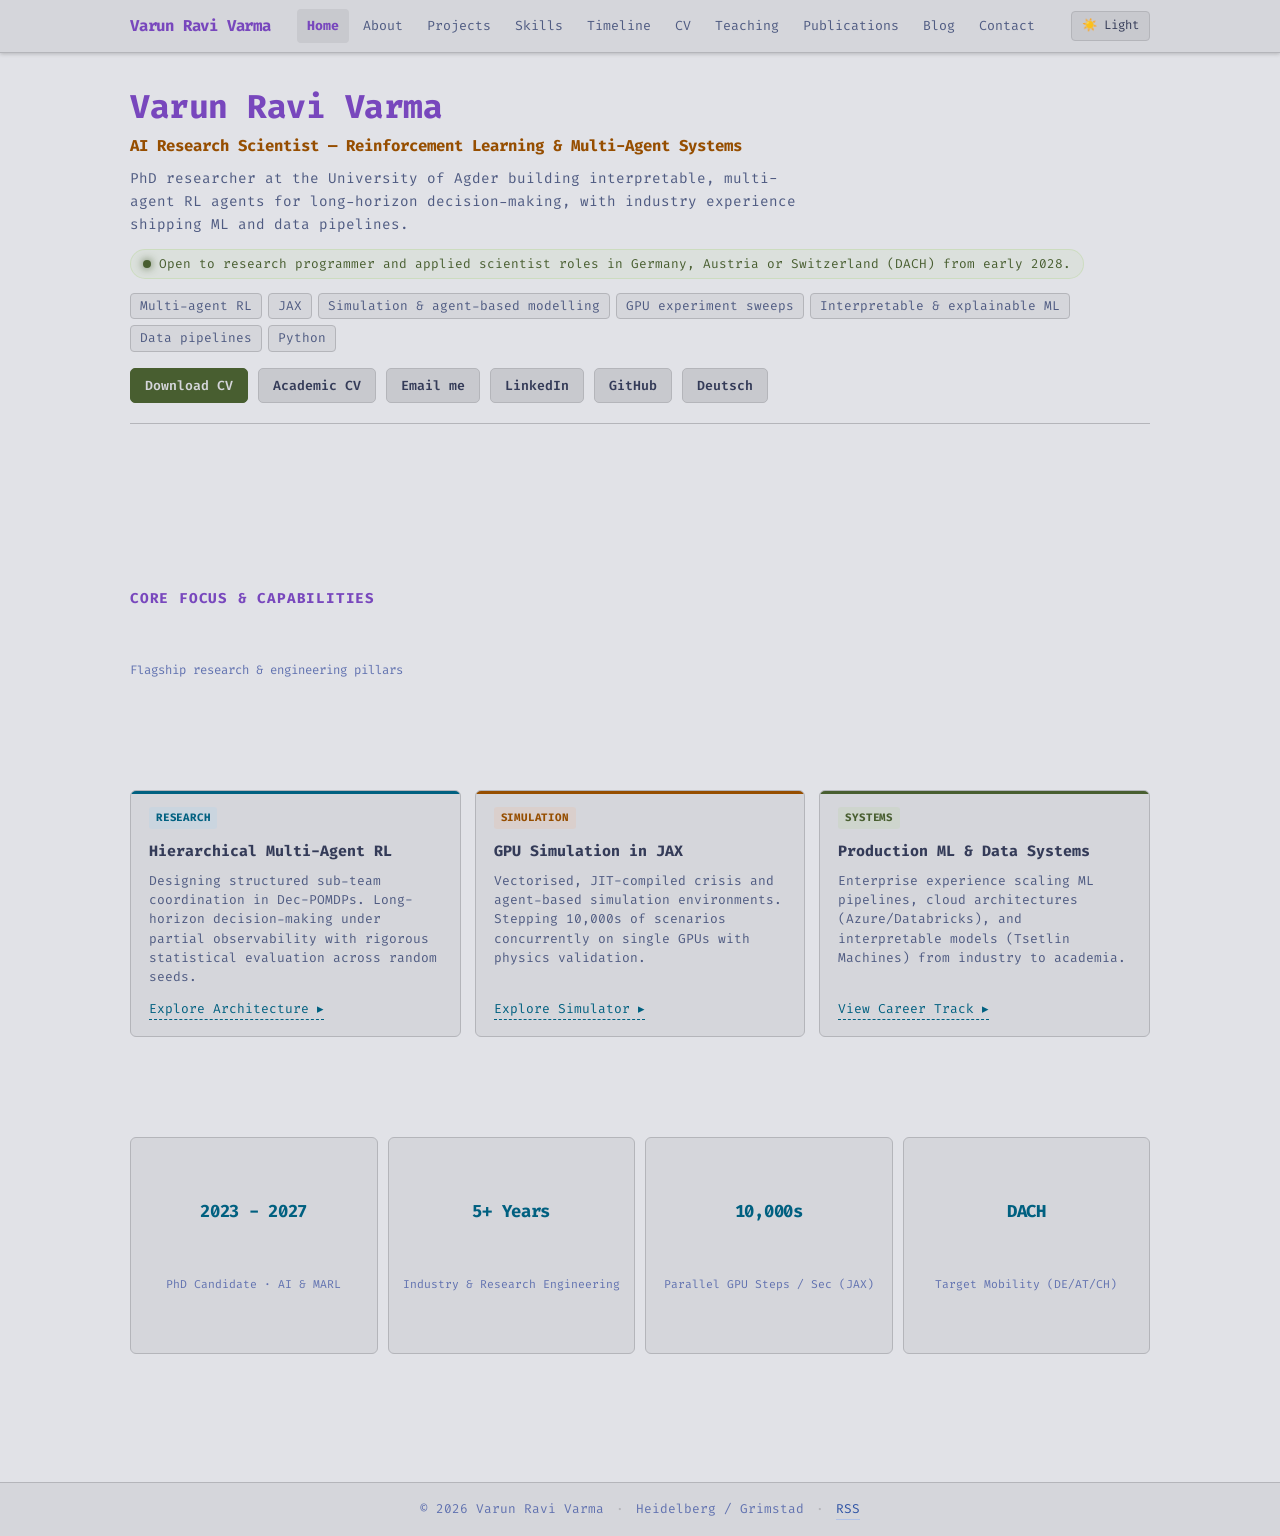
<file: index.html>
<!DOCTYPE html>
<html lang="en">
<head>
  <meta charset="UTF-8">
  <meta name="viewport" content="width=device-width, initial-scale=1.0">
  <title>Varun Ravi Varma — RL &amp; Multi-Agent AI Researcher</title>
  <meta name="description" content="Varun Ravi Varma: AI research scientist and PhD researcher (University of Agder) in reinforcement learning, multi-agent systems and interpretable decision-making.">
  <script>document.documentElement.classList.add("js");</script>
  <link rel="icon" type="image/svg+xml" href="images/favicon.svg">
  <meta name="theme-color" content="#16161e">
  <link rel="canonical" href="https://v3rm1.github.io/">
  <link rel="alternate" hreflang="en" href="https://v3rm1.github.io/">
  <link rel="alternate" hreflang="de" href="https://v3rm1.github.io/de/">
  <link rel="alternate" hreflang="x-default" href="https://v3rm1.github.io/">
  <!-- GENERATED:jsonld START (scripts/build-static.mjs, do not edit by hand) -->
  <script type="application/ld+json">
{
  "@context": "https://schema.org",
  "@type": "Person",
  "name": "Varun Ravi Varma",
  "url": "https://v3rm1.github.io/",
  "jobTitle": "AI Research Scientist",
  "description": "PhD researcher at the University of Agder building interpretable, multi-agent RL agents for long-horizon decision-making, with industry experience shipping ML and data pipelines.",
  "email": "mailto:varunravivarma@gmail.com",
  "address": {
    "@type": "PostalAddress",
    "addressLocality": "Grimstad",
    "addressCountry": "NO"
  },
  "affiliation": {
    "@type": "CollegeOrUniversity",
    "name": "University of Agder"
  },
  "alumniOf": [
    {
      "@type": "CollegeOrUniversity",
      "name": "University of Agder"
    },
    {
      "@type": "CollegeOrUniversity",
      "name": "University of Groningen"
    },
    {
      "@type": "CollegeOrUniversity",
      "name": "Visveswaraya Technological University"
    }
  ],
  "knowsAbout": [
    "Reinforcement learning",
    "Multi-agent RL",
    "Sequential decision-making",
    "Hierarchical planning",
    "Simulation & agent-based modelling",
    "Interpretable & explainable ML",
    "Tsetlin machines",
    "Robustness & data abstraction",
    "Experimental design & robust evaluation",
    "Multi-agent systems",
    "Cognitive modelling",
    "Deep learning",
    "Graph neural networks",
    "LLMs & agentic workflows",
    "Computer vision",
    "NLP (spaCy, NLTK)",
    "JAX",
    "PyTorch",
    "TensorFlow & Keras",
    "Scikit-learn",
    "XGBoost",
    "GPU experiment sweeps",
    "CUDA",
    "Slurm & HPC clusters",
    "MLflow",
    "Docker",
    "Kubernetes",
    "Azure",
    "Databricks",
    "Model serving (REST/gRPC)",
    "Git & CI/CD",
    "Linux",
    "Library & API design",
    "Data pipelines",
    "Knowledge graphs",
    "SQL (SQL Server, MySQL)",
    "MongoDB",
    "Data warehousing",
    "Power BI",
    "Tableau",
    "Python",
    "C++",
    "Rust",
    "C#",
    "Julia",
    "JavaScript",
    "PowerShell",
    "Academic writing",
    "LaTeX & TikZ",
    "Quarto",
    "Teaching",
    "Workshops & mentoring",
    "Mechanical engineering",
    "CAD",
    "Thermodynamics",
    "NumPy",
    "Pandas",
    "SciPy",
    "Matplotlib & Seaborn",
    "Jupyter",
    "pyTsetlinMachine",
    "GloVe",
    "RAKE",
    "Microsoft SSRS",
    "Unix"
  ],
  "knowsLanguage": [
    "en",
    "de"
  ],
  "sameAs": [
    "https://github.com/v3rm1",
    "https://www.linkedin.com/in/varun-ravi-varma",
    "https://orcid.org/0000-0003-1719-2478"
  ]
}
  </script>
  <!-- GENERATED:jsonld END -->

  <!-- Open Graph -->
  <meta property="og:title" content="Varun Ravi Varma — RL &amp; Multi-Agent AI Researcher">
  <meta property="og:description" content="AI research scientist in reinforcement learning and multi-agent systems, PhD at the University of Agder. Open to research programmer and applied scientist roles in DACH from early 2028.">
  <meta property="og:type" content="website">
  <meta property="og:url" content="https://v3rm1.github.io/">
  <meta property="og:image" content="https://v3rm1.github.io/images/og-card.png">
  <meta property="og:image:width" content="1200">
  <meta property="og:image:height" content="630">
  <meta property="og:image:alt" content="Varun Ravi Varma — AI Research Scientist, Reinforcement Learning &amp; Multi-Agent Systems">

  <!-- Twitter Card -->
  <meta name="twitter:card" content="summary_large_image">
  <meta name="twitter:image" content="https://v3rm1.github.io/images/og-card.png">
  <meta name="twitter:title" content="Varun Ravi Varma — RL &amp; Multi-Agent AI Researcher">
  <meta name="twitter:description" content="AI research scientist in reinforcement learning and multi-agent systems. Open to research programmer and applied scientist roles in DACH from early 2028.">

  <link rel="preconnect" href="https://fonts.googleapis.com">
  <link rel="preconnect" href="https://fonts.gstatic.com" crossorigin>
  <link href="https://fonts.googleapis.com/css2?family=Fira+Code:wght@400;700&display=swap" rel="stylesheet">
  <link rel="stylesheet" href="css/terminal.css">
  <link rel="alternate" type="application/rss+xml" title="Varun Ravi Varma — Blog" href="blog/index.xml">
  <script>
    (function () {
      var t = localStorage.getItem("theme");
      if (!t && window.matchMedia && window.matchMedia("(prefers-color-scheme: light)").matches) {
        t = "light";
      }
      if (t === "light") document.documentElement.setAttribute("data-theme", "light");
    })();
  </script>
</head>
<body>
  <div class="site-wrapper">
    <!-- Clean Site Header -->
    <header class="site-header">
      <div class="header-inner">
        <a class="header-brand" href="#top">Varun Ravi Varma</a>
        <nav class="header-nav" id="sidebar" aria-label="Main Navigation">
          <button type="button" class="sidebar-item" data-cmd="">Home</button>
          <button type="button" class="sidebar-item" data-cmd="about">About</button>
          <button type="button" class="sidebar-item" data-cmd="projects">Projects</button>
          <button type="button" class="sidebar-item" data-cmd="skills">Skills</button>
          <button type="button" class="sidebar-item" data-cmd="timeline">Timeline</button>
          <button type="button" class="sidebar-item" data-cmd="cv">CV</button>
          <button type="button" class="sidebar-item" data-cmd="teaching">Teaching</button>
          <button type="button" class="sidebar-item" data-cmd="publications">Publications</button>
          <button type="button" class="sidebar-item" data-cmd="blog">Blog</button>
          <button type="button" class="sidebar-item" data-cmd="contact">Contact</button>
        </nav>
        <div class="header-actions">
          <button type="button" id="theme-toggle" class="theme-toggle-btn" aria-label="Toggle dark/light theme" title="Toggle theme">🌙 Dark</button>
        </div>
      </div>
    </header>

    <!-- Main Container -->
    <main class="site-main" id="terminal-body">
      <div class="site-container">
        <!-- Hidden elements for test & tracking compatibility -->
        <span id="frame-title" hidden></span>
        <span id="status-path" hidden>~/</span>
        <!-- GENERATED:hero START (scripts/build-static.mjs, do not edit by hand) -->
  <header class="hero" id="top">
    <h1 class="hero-name">Varun Ravi Varma</h1>
    <p class="hero-headline">AI Research Scientist — Reinforcement Learning &amp; Multi-Agent Systems</p>
    <p class="hero-tagline">PhD researcher at the University of Agder building interpretable, multi-agent RL agents for long-horizon decision-making, with industry experience shipping ML and data pipelines.</p>
    <div class="hero-availability"><span class="status-pulse"></span><span>Open to research programmer and applied scientist roles in Germany, Austria or Switzerland (DACH) from early 2028.</span></div>
    <p class="tags hero-skills"><a class="tag" href="#skill-multi-agent-rl" data-cmd="skills multi-agent-rl">Multi-agent RL</a> <a class="tag" href="#skill-jax" data-cmd="skills jax">JAX</a> <a class="tag" href="#skill-simulation-agent-based-modelling" data-cmd="skills simulation-agent-based-modelling">Simulation &amp; agent-based modelling</a> <a class="tag" href="#skill-gpu-experiment-sweeps" data-cmd="skills gpu-experiment-sweeps">GPU experiment sweeps</a> <a class="tag" href="#skill-interpretable-explainable-ml" data-cmd="skills interpretable-explainable-ml">Interpretable &amp; explainable ML</a> <a class="tag" href="#skill-data-pipelines" data-cmd="skills data-pipelines">Data pipelines</a> <a class="tag" href="#skill-python" data-cmd="skills python">Python</a></p>
    <div class="hero-cta">
      <a class="cta cta-primary" href="files/cv/VarunRaviVarma_Industry_CV.pdf" download>Download CV</a>
      <a class="cta cta-secondary" href="files/cv/VRVarma_Academic_CV.pdf" download>Academic CV</a>
      <a class="cta cta-secondary" href="mailto:varunravivarma@gmail.com">Email me</a>
      <a class="cta cta-secondary" href="https://www.linkedin.com/in/varun-ravi-varma" target="_blank" rel="noopener">LinkedIn</a>
      <a class="cta cta-secondary" href="https://github.com/v3rm1" target="_blank" rel="noopener">GitHub</a>
      <a class="cta cta-secondary" href="de/" hreflang="de" lang="de">Deutsch</a>
    </div>
  </header>
  <!-- GENERATED:hero END -->
        <div id="output" aria-live="polite"></div>
        <!-- GENERATED:content START (scripts/build-static.mjs, do not edit by hand) -->
  <div id="static-content">
    <section id="about">
      <h2>About</h2>
      <p class="pre">AI Research Scientist specialising in Reinforcement Learning, Agentic AI
and Sequential Decision-Making. PhD candidate with a strong background in
Multi-Agent Systems (MAS) and interpretable decision-making.

My path runs from mechanical engineering through data and analytics
consulting and health data science to an AI PhD, so I am as comfortable
building data pipelines and research infrastructure as designing learning
algorithms.

Expertise in designing intelligent agents that interact with complex
environments, reasoning over long-horizon objectives, and optimising behaviour
through simulation and feedback.

Passionate about applying adaptive AI to systems engineering, architecture
exploration, and engineering workflow automation. Proven track record in
bridging theoretical research with industrial innovation, with extensive
experience in Python, JAX and scalable AI infrastructure.</p>
    </section>
    <section id="skills">
      <h2>Skills</h2>
      <h3>Research &amp; methods</h3>
      <dl class="skill-matrix">
        <dt id="skill-reinforcement-learning">Reinforcement learning</dt>
        <dd><span class="color-comment">Used in:</span> Project: Hierarchical Coordination in Multi-Agent Reinforcement Learning · Project: JAX Library of Multi-Agent RL Algorithms · Project: Interpretable Reinforcement Learning with Regression Tsetlin Machine · Project: Deep Learning: Reinforcement Learning with Confidence Estimation · PhD, Artificial Intelligence, University of Agder · M.Sc. Artificial Intelligence, University of Groningen · Paper: Adaptive Pandemic Analysis: An Agent-Based Reinforcement Learning Framework (2024)</dd>
        <dt id="skill-multi-agent-rl">Multi-agent RL</dt>
        <dd><span class="color-comment">Used in:</span> Project: Hierarchical Coordination in Multi-Agent Reinforcement Learning · Project: GPU-Accelerated Simulation for Multi-Agent Learning · Project: JAX Library of Multi-Agent RL Algorithms · PhD, Artificial Intelligence, University of Agder</dd>
        <dt id="skill-sequential-decision-making">Sequential decision-making</dt>
        <dd><span class="color-comment">Used in:</span> Project: Hierarchical Coordination in Multi-Agent Reinforcement Learning · PhD, Artificial Intelligence, University of Agder</dd>
        <dt id="skill-hierarchical-planning">Hierarchical planning</dt>
        <dd><span class="color-comment">Used in:</span> Project: Hierarchical Coordination in Multi-Agent Reinforcement Learning · PhD, Artificial Intelligence, University of Agder</dd>
        <dt id="skill-simulation-agent-based-modelling">Simulation &amp; agent-based modelling</dt>
        <dd><span class="color-comment">Used in:</span> Project: GPU-Accelerated Simulation for Multi-Agent Learning · PhD, Artificial Intelligence, University of Agder · Paper: Adaptive Pandemic Analysis: An Agent-Based Reinforcement Learning Framework (2024)</dd>
        <dt id="skill-interpretable-explainable-ml">Interpretable &amp; explainable ML</dt>
        <dd><span class="color-comment">Used in:</span> Project: Interpretable Reinforcement Learning with Regression Tsetlin Machine · Paper: CACTUS: A Comprehensive Abstraction and Classification Tool for Uncovering Structures (2024) · Paper: SaNDA: A Small and iNcomplete Dataset Analyser (2023)</dd>
        <dt id="skill-tsetlin-machines">Tsetlin machines</dt>
        <dd><span class="color-comment">Used in:</span> Project: Interpretable Reinforcement Learning with Regression Tsetlin Machine · M.Sc. Artificial Intelligence, University of Groningen</dd>
        <dt id="skill-robustness-data-abstraction">Robustness &amp; data abstraction</dt>
        <dd><span class="color-comment">Used in:</span> Paper: Improving Noise Robustness through Abstractions and its Impact on Machine Learning (2024) · Paper: CACTUS: A Comprehensive Abstraction and Classification Tool for Uncovering Structures (2024) · Paper: SaNDA: A Small and iNcomplete Dataset Analyser (2023)</dd>
        <dt id="skill-experimental-design-robust-evaluation">Experimental design &amp; robust evaluation</dt>
        <dd><span class="color-comment">Used in:</span> Project: Hierarchical Coordination in Multi-Agent Reinforcement Learning · Project: GPU-Accelerated Simulation for Multi-Agent Learning · Project: Infrastructure for Large-Scale RL Experiments · Teaching Assistant @ University of Agder</dd>
        <dt id="skill-multi-agent-systems">Multi-agent systems</dt>
        <dd><span class="color-comment">Used in:</span> Graduate Teaching Assistant @ University of Groningen · M.Sc. Artificial Intelligence, University of Groningen</dd>
        <dt id="skill-cognitive-modelling">Cognitive modelling</dt>
        <dd><span class="color-comment">Used in:</span> Project: Cognitive Modelling: Basic Principles and Methods · M.Sc. Artificial Intelligence, University of Groningen</dd>
      </dl>
      <h3>Machine learning</h3>
      <dl class="skill-matrix">
        <dt id="skill-deep-learning">Deep learning</dt>
        <dd><span class="color-comment">Used in:</span> Project: Deep Learning: Reinforcement Learning with Confidence Estimation · Project: Machine Learning: Completing the Unfinished Bach Fugue · Project: HackerEarth: Product Recognition · Project: HackerEarth: Network Attack Prediction · Graduate Teaching Assistant @ University of Groningen · Consultant II - Data Analytics @ Neudesic Global Services LLC · M.Sc. Artificial Intelligence, University of Groningen</dd>
        <dt id="skill-graph-neural-networks">Graph neural networks</dt>
        <dd><span class="color-comment">Used in:</span> Scientific Programmer - Personal Health Data Science @ Sano Centre for Computational Medicine · PhD, Artificial Intelligence, University of Agder</dd>
        <dt id="skill-llms-agentic-workflows">LLMs &amp; agentic workflows</dt>
        <dd><span class="color-comment">Used in:</span> PhD, Artificial Intelligence, University of Agder</dd>
        <dt id="skill-computer-vision">Computer vision</dt>
        <dd><span class="color-comment">Used in:</span> Project: HackerEarth: Road Sign Detection · Project: HackerEarth: Product Recognition · Teaching Assistant @ University of Agder</dd>
        <dt id="skill-nlp-spacy-nltk">NLP (spaCy, NLTK)</dt>
        <dd><span class="color-comment">Used in:</span> Project: Awesummly: Topic Modelling</dd>
        <dt id="skill-jax">JAX</dt>
        <dd><span class="color-comment">Used in:</span> Project: Hierarchical Coordination in Multi-Agent Reinforcement Learning · Project: GPU-Accelerated Simulation for Multi-Agent Learning · Project: JAX Library of Multi-Agent RL Algorithms · PhD, Artificial Intelligence, University of Agder</dd>
        <dt id="skill-pytorch">PyTorch</dt>
        <dd></dd>
        <dt id="skill-tensorflow-keras">TensorFlow &amp; Keras</dt>
        <dd><span class="color-comment">Used in:</span> Project: HackerEarth: Product Recognition · Project: HackerEarth: Network Attack Prediction</dd>
        <dt id="skill-scikit-learn">Scikit-learn</dt>
        <dd><span class="color-comment">Used in:</span> Project: HackerEarth: Road Sign Detection · Project: HackerEarth: Ad Click Prediction · Project: HackerEarth: Product Recognition · Project: HackerEarth: Network Attack Prediction · Project: Awesummly: Topic Modelling</dd>
        <dt id="skill-xgboost">XGBoost</dt>
        <dd><span class="color-comment">Used in:</span> Project: HackerEarth: Road Sign Detection · Project: HackerEarth: Ad Click Prediction · Project: HackerEarth: Network Attack Prediction</dd>
      </dl>
      <h3>ML engineering &amp; infrastructure</h3>
      <dl class="skill-matrix">
        <dt id="skill-gpu-experiment-sweeps">GPU experiment sweeps</dt>
        <dd><span class="color-comment">Used in:</span> Project: Infrastructure for Large-Scale RL Experiments</dd>
        <dt id="skill-cuda">CUDA</dt>
        <dd><span class="color-comment">Used in:</span> Scientific Programmer - Personal Health Data Science @ Sano Centre for Computational Medicine · PhD, Artificial Intelligence, University of Agder</dd>
        <dt id="skill-slurm-hpc-clusters">Slurm &amp; HPC clusters</dt>
        <dd><span class="color-comment">Used in:</span> M.Sc. Artificial Intelligence, University of Groningen</dd>
        <dt id="skill-mlflow">MLflow</dt>
        <dd><span class="color-comment">Used in:</span> Project: Infrastructure for Large-Scale RL Experiments</dd>
        <dt id="skill-docker">Docker</dt>
        <dd><span class="color-comment">Used in:</span> Project: Infrastructure for Large-Scale RL Experiments · Scientific Programmer - Personal Health Data Science @ Sano Centre for Computational Medicine</dd>
        <dt id="skill-kubernetes">Kubernetes</dt>
        <dd><span class="color-comment">Used in:</span> Consultant II - Data Analytics @ Neudesic Global Services LLC</dd>
        <dt id="skill-azure">Azure</dt>
        <dd><span class="color-comment">Used in:</span> Consultant II - Data Analytics @ Neudesic Global Services LLC</dd>
        <dt id="skill-databricks">Databricks</dt>
        <dd><span class="color-comment">Used in:</span> Consultant II - Data Analytics @ Neudesic Global Services LLC</dd>
        <dt id="skill-model-serving-rest-grpc">Model serving (REST/gRPC)</dt>
        <dd><span class="color-comment">Used in:</span> Consultant II - Data Analytics @ Neudesic Global Services LLC</dd>
        <dt id="skill-git-ci-cd">Git &amp; CI/CD</dt>
        <dd><span class="color-comment">Used in:</span> Scientific Programmer - Personal Health Data Science @ Sano Centre for Computational Medicine</dd>
        <dt id="skill-linux">Linux</dt>
        <dd><span class="color-comment">Used in:</span> Project: Infrastructure for Large-Scale RL Experiments</dd>
        <dt id="skill-library-api-design">Library &amp; API design</dt>
        <dd><span class="color-comment">Used in:</span> Project: JAX Library of Multi-Agent RL Algorithms</dd>
      </dl>
      <h3>Data</h3>
      <dl class="skill-matrix">
        <dt id="skill-data-pipelines">Data pipelines</dt>
        <dd><span class="color-comment">Used in:</span> Scientific Programmer - Personal Health Data Science @ Sano Centre for Computational Medicine · Consultant II - Data Analytics @ Neudesic Global Services LLC · Paper: CACTUS: A Comprehensive Abstraction and Classification Tool for Uncovering Structures (2024)</dd>
        <dt id="skill-knowledge-graphs">Knowledge graphs</dt>
        <dd><span class="color-comment">Used in:</span> Scientific Programmer - Personal Health Data Science @ Sano Centre for Computational Medicine</dd>
        <dt id="skill-sql-sql-server-mysql">SQL (SQL Server, MySQL)</dt>
        <dd><span class="color-comment">Used in:</span> Consultant II - Data Analytics @ Neudesic Global Services LLC · Consultant I - Data Analytics @ Neudesic Global Services LLC</dd>
        <dt id="skill-mongodb">MongoDB</dt>
        <dd><span class="color-comment">Used in:</span> Consultant II - Data Analytics @ Neudesic Global Services LLC</dd>
        <dt id="skill-data-warehousing">Data warehousing</dt>
        <dd><span class="color-comment">Used in:</span> Consultant I - Data Analytics @ Neudesic Global Services LLC</dd>
        <dt id="skill-power-bi">Power BI</dt>
        <dd><span class="color-comment">Used in:</span> Project: HackerEarth: Road Sign Detection · Consultant I - Data Analytics @ Neudesic Global Services LLC</dd>
        <dt id="skill-tableau">Tableau</dt>
        <dd><span class="color-comment">Used in:</span> Consultant I - Data Analytics @ Neudesic Global Services LLC</dd>
      </dl>
      <h3>Programming languages</h3>
      <dl class="skill-matrix">
        <dt id="skill-python">Python</dt>
        <dd><span class="color-comment">Used in:</span> Project: Hierarchical Coordination in Multi-Agent Reinforcement Learning · Project: GPU-Accelerated Simulation for Multi-Agent Learning · Project: JAX Library of Multi-Agent RL Algorithms · Project: Infrastructure for Large-Scale RL Experiments · Project: Interpretable Reinforcement Learning with Regression Tsetlin Machine · Project: Cognitive Modelling: Basic Principles and Methods · Project: Deep Learning: Reinforcement Learning with Confidence Estimation · Project: Machine Learning: Completing the Unfinished Bach Fugue · Project: HackerEarth: Road Sign Detection · Project: HackerEarth: Ad Click Prediction · Project: HackerEarth: Product Recognition · Project: HackerEarth: Network Attack Prediction · Project: Awesummly: Topic Modelling · Scientific Programmer - Personal Health Data Science @ Sano Centre for Computational Medicine · Consultant II - Data Analytics @ Neudesic Global Services LLC · PhD, Artificial Intelligence, University of Agder · Paper: Improving Noise Robustness through Abstractions and its Impact on Machine Learning (2024) · Paper: CACTUS: A Comprehensive Abstraction and Classification Tool for Uncovering Structures (2024) · Paper: SaNDA: A Small and iNcomplete Dataset Analyser (2023)</dd>
        <dt id="skill-c++">C++</dt>
        <dd></dd>
        <dt id="skill-rust">Rust</dt>
        <dd><span class="color-comment">Used in:</span> Scientific Programmer - Personal Health Data Science @ Sano Centre for Computational Medicine · PhD, Artificial Intelligence, University of Agder</dd>
        <dt id="skill-c#">C#</dt>
        <dd><span class="color-comment">Used in:</span> Associate Consultant @ Neudesic Global Services LLC</dd>
        <dt id="skill-julia">Julia</dt>
        <dd></dd>
        <dt id="skill-javascript">JavaScript</dt>
        <dd><span class="color-comment">Used in:</span> Project: This Site: Terminal Portfolio &amp; Quarto Blog</dd>
        <dt id="skill-powershell">PowerShell</dt>
        <dd><span class="color-comment">Used in:</span> Associate Consultant @ Neudesic Global Services LLC</dd>
      </dl>
      <h3>Communication</h3>
      <dl class="skill-matrix">
        <dt id="skill-academic-writing">Academic writing</dt>
        <dd><span class="color-comment">Used in:</span> PhD, Artificial Intelligence, University of Agder</dd>
        <dt id="skill-latex-tikz">LaTeX &amp; TikZ</dt>
        <dd><span class="color-comment">Used in:</span> PhD, Artificial Intelligence, University of Agder</dd>
        <dt id="skill-quarto">Quarto</dt>
        <dd><span class="color-comment">Used in:</span> Project: This Site: Terminal Portfolio &amp; Quarto Blog</dd>
        <dt id="skill-teaching">Teaching</dt>
        <dd><span class="color-comment">Used in:</span> Teaching Assistant @ University of Agder · Graduate Teaching Assistant @ University of Groningen</dd>
        <dt id="skill-workshops-mentoring">Workshops &amp; mentoring</dt>
        <dd><span class="color-comment">Used in:</span> Consultant II - Data Analytics @ Neudesic Global Services LLC · Consultant I - Data Analytics @ Neudesic Global Services LLC</dd>
      </dl>
      <h3>Engineering background</h3>
      <dl class="skill-matrix">
        <dt id="skill-mechanical-engineering">Mechanical engineering</dt>
        <dd><span class="color-comment">Used in:</span> B.Tech. Mechanical Engineering, Visveswaraya Technological University</dd>
        <dt id="skill-cad">CAD</dt>
        <dd><span class="color-comment">Used in:</span> B.Tech. Mechanical Engineering, Visveswaraya Technological University</dd>
        <dt id="skill-thermodynamics">Thermodynamics</dt>
        <dd><span class="color-comment">Used in:</span> B.Tech. Mechanical Engineering, Visveswaraya Technological University</dd>
      </dl>
      <h3>Also used</h3>
      <p>NumPy · Pandas · SciPy · Matplotlib &amp; Seaborn · Jupyter · pyTsetlinMachine · GloVe · RAKE · Microsoft SSRS · Unix</p>
      <h3>Languages</h3>
      <ul><li>English — fluent</li><li>German — A2–B1, currently taking courses at Heidelberg University</li></ul>
    </section>
    <section id="projects">
      <h2>Projects</h2>
      <h3>Current research</h3>
      <article>
        <h4>Hierarchical Coordination in Multi-Agent Reinforcement Learning</h4>
        <p class="color-orange">Ongoing — details after publication</p>
        <p class="pre">How should a team of learning agents organise itself when no single agent
sees the whole picture and payoffs arrive only after long delays?

This PhD project designs structured, hierarchical multi-agent RL
architectures in which agents coordinate in sub-teams, and compares them
against established flat MARL baselines. The emphasis is on scaling to larger
teams, robustness to partial observability, and honest evaluation across many
random seeds with statistically sound aggregate metrics.</p>
        
        <p class="tags"><a class="tag" href="#skill-multi-agent-rl">Multi-agent RL</a> <a class="tag" href="#skill-reinforcement-learning">Reinforcement learning</a> <a class="tag" href="#skill-hierarchical-planning">Hierarchical planning</a> <a class="tag" href="#skill-sequential-decision-making">Sequential decision-making</a> <a class="tag" href="#skill-experimental-design-robust-evaluation">Experimental design &amp; robust evaluation</a> <a class="tag" href="#skill-jax">JAX</a> <a class="tag" href="#skill-python">Python</a></p>
      </article>
      <article>
        <h4>GPU-Accelerated Simulation for Multi-Agent Learning</h4>
        <p class="color-orange">Ongoing — details after publication</p>
        <p class="pre">Learning agents need millions of interactions, so the simulator is often the
bottleneck. This project builds fully vectorised, JIT-compiled simulation
environments in JAX, so that thousands of scenarios step in parallel on a
single GPU, with a validation suite to check the simulated dynamics behave
plausibly.</p>
        
        <p class="tags"><a class="tag" href="#skill-simulation-agent-based-modelling">Simulation &amp; agent-based modelling</a> <a class="tag" href="#skill-jax">JAX</a> <a class="tag" href="#skill-multi-agent-rl">Multi-agent RL</a> <a class="tag" href="#skill-experimental-design-robust-evaluation">Experimental design &amp; robust evaluation</a> <a class="tag" href="#skill-python">Python</a></p>
      </article>
      <article>
        <h4>JAX Library of Multi-Agent RL Algorithms</h4>
        <p class="color-orange">Ongoing</p>
        <p class="pre">An environment-agnostic library of cooperative multi-agent RL algorithms
written in JAX, covering trust-region actor-critic, value-decomposition and
hierarchical methods behind a common interface, so new environments and
algorithms can be swapped in without rewriting training code.</p>
        
        <p class="tags"><a class="tag" href="#skill-library-api-design">Library &amp; API design</a> <a class="tag" href="#skill-jax">JAX</a> <a class="tag" href="#skill-multi-agent-rl">Multi-agent RL</a> <a class="tag" href="#skill-reinforcement-learning">Reinforcement learning</a> <a class="tag" href="#skill-python">Python</a></p>
      </article>
      <article>
        <h4>Infrastructure for Large-Scale RL Experiments</h4>
        <p class="color-orange">Ongoing</p>
        <p class="pre">Reproducible multi-seed training sweeps on a shared multi-GPU server:
containerised runs, per-GPU job queues with file locking, experiment tracking
in MLflow, and automated collection of results into analysis-ready form for
papers and figures.</p>
        
        <p class="tags"><a class="tag" href="#skill-gpu-experiment-sweeps">GPU experiment sweeps</a> <a class="tag" href="#skill-docker">Docker</a> <a class="tag" href="#skill-mlflow">MLflow</a> <a class="tag" href="#skill-linux">Linux</a> <a class="tag" href="#skill-experimental-design-robust-evaluation">Experimental design &amp; robust evaluation</a> <a class="tag" href="#skill-python">Python</a></p>
      </article>
      <h3>Research</h3>
      <article>
        <h4>Interpretable Reinforcement Learning with Regression Tsetlin Machine</h4>
        
        <p class="pre">Master's Thesis | University of Groningen
Link: FSE Theses Repository, RUG

Engineered a novel Reinforcement Learning (RL) agent using the Regression
Tsetlin Machine to achieve transparent, logic-based decision-making. Focused
on replacing &quot;black-box&quot; neural networks with propositional logic automata to
reduce computational overhead and increase model interpretability in complex
environments.</p>
        <p><a class="ext-link" href="https://github.com/v3rm1/tsetlin_rl_atari" target="_blank" rel="noopener">View on GitHub</a></p>
        <p class="tags"><a class="tag" href="#skill-reinforcement-learning">Reinforcement learning</a> <a class="tag" href="#skill-tsetlin-machines">Tsetlin machines</a> <a class="tag" href="#skill-interpretable-explainable-ml">Interpretable &amp; explainable ML</a> <a class="tag" href="#skill-python">Python</a></p>
      </article>
      <article>
        <h4>Cognitive Modelling: Basic Principles and Methods</h4>
        
        <p class="pre">Assignments and Project work for the Cognitive Modelling course offered under
the MSc AI programme at the University of Groningen.

We attempt to model an ACT-R (Adaptive Control of Thought - Rational) agent
to study how the model performs in a timing experiment based on the experiment
carried out by Jazayeri and Shadlen.

Temporal learning is modelled as a Bayesian Process with prior experiences
affecting the perception of future temporal signals. The model is built in
Python using the ACT-R theoretical framework.

The experiment alters previous work by utilising highly skewed base
distributions and removing participant feedback. The model depicted clearly
the expected skew in outputs discussed in the experimentation section.</p>
        <p><a class="ext-link" href="https://github.com/v3rm1/cogn_mod_basic" target="_blank" rel="noopener">View on GitHub</a></p>
        <p class="tags"><a class="tag" href="#skill-cognitive-modelling">Cognitive modelling</a> <a class="tag" href="#skill-python">Python</a></p>
      </article>
      <article>
        <h4>Deep Learning: Reinforcement Learning with Confidence Estimation</h4>
        
        <p class="pre">Project work for the Deep Learning course offered under the MSc AI programme
at the University of Groningen.

Devised an unconventional method of including confidence estimation in a
reinforcement learning system. The system outputs action/confidence pairs,
where the confidence represents the system's best guess as to the probability
of the action resulting in a successful outcome.

The confidence is trained by altering the reward function such that the reward
is a function of both the real value of the action and the confidence given.
Tested using Proximal Policy Optimisation (PPO) on the Atari Pong environment.

Two approaches tested:
  1. Proximal Policy Optimisation (PPO)
  2. PPO with Confidence Estimation

The model achieves accurate confidence estimation when the estimated
confidence equals the probability value returned by the Softmax layer.</p>
        <p><a class="ext-link" href="https://github.com/v3rm1/dl2_rl" target="_blank" rel="noopener">View on GitHub</a></p>
        <p class="tags"><a class="tag" href="#skill-reinforcement-learning">Reinforcement learning</a> <a class="tag" href="#skill-deep-learning">Deep learning</a> <a class="tag" href="#skill-python">Python</a></p>
      </article>
      <article>
        <h4>Machine Learning: Completing the Unfinished Bach Fugue</h4>
        
        <p class="pre">Project work for the Machine Learning course offered under the MSc AI programme
at the University of Groningen.

This project predicts Bach's last fugue using machine learning. Approaches:

  - Simple Bigram model (baseline)
  - Character-level LSTM trained on MIDI-to-text conversions
  - Preprocessing pipeline for MIDI &lt;-&gt; pitch list conversion

The predicted outputs are available in the Generated Music folder.
You can listen to the generated output by playing bigram_output.mid.</p>
        <p><a class="ext-link" href="https://github.com/v3rm1/ml_bach_fugue" target="_blank" rel="noopener">View on GitHub</a></p>
        <p class="tags"><a class="tag" href="#skill-deep-learning">Deep learning</a> <a class="tag" href="#skill-python">Python</a></p>
      </article>
      <h3>Personal</h3>
      <article>
        <h4>This Site: Terminal Portfolio &amp; Quarto Blog</h4>
        
        <p class="pre">The site you are reading: a dependency-free terminal UI in plain JavaScript,
with crawlable static HTML and a German landing page generated from a single
data file by a small Node build script, plus a Quarto blog sharing the same
theme.</p>
        <p><a class="ext-link" href="https://github.com/v3rm1/v3rm1.github.io" target="_blank" rel="noopener">View on GitHub</a></p>
        <p class="tags"><a class="tag" href="#skill-javascript">JavaScript</a> <a class="tag" href="#skill-quarto">Quarto</a></p>
      </article>
      <article>
        <h4>HackerEarth: Road Sign Detection</h4>
        
        <p class="pre">Computer Vision &amp; Classification

Implemented ensemble machine learning models to classify road sign
orientations, utilising Power BI for feature correlation analysis and data
distribution mapping.

Stack: XGBoost, Random Forests, Scikit-Learn, Numpy, Power BI</p>
        
        <p class="tags"><a class="tag" href="#skill-computer-vision">Computer vision</a> <a class="tag" href="#skill-xgboost">XGBoost</a> <a class="tag" href="#skill-scikit-learn">Scikit-learn</a> <a class="tag" href="#skill-power-bi">Power BI</a> <a class="tag" href="#skill-python">Python</a></p>
      </article>
      <article>
        <h4>HackerEarth: Ad Click Prediction</h4>
        
        <p class="pre">Big Data &amp; Predictive Analytics

Developed a predictive model for user ad-engagement based on historical
request data and geospatial parameters.

Stack: XGBoost, Scikit-Learn, Numpy, Jupyter</p>
        
        <p class="tags"><a class="tag" href="#skill-xgboost">XGBoost</a> <a class="tag" href="#skill-scikit-learn">Scikit-learn</a> <a class="tag" href="#skill-python">Python</a></p>
      </article>
      <article>
        <h4>HackerEarth: Product Recognition</h4>
        
        <p class="pre">Deep Learning &amp; CNNs

Leveraged Deep Convolutional Neural Networks (Inception, VGG-19, ResNet) to
automate the classification of retail inventory items.

Stack: Keras, Scikit-Learn, Numpy, Jupyter</p>
        
        <p class="tags"><a class="tag" href="#skill-computer-vision">Computer vision</a> <a class="tag" href="#skill-deep-learning">Deep learning</a> <a class="tag" href="#skill-tensorflow-keras">TensorFlow &amp; Keras</a> <a class="tag" href="#skill-scikit-learn">Scikit-learn</a> <a class="tag" href="#skill-python">Python</a></p>
      </article>
      <article>
        <h4>HackerEarth: Network Attack Prediction</h4>
        
        <p class="pre">Cybersecurity AI

Built a security-focused ML model to identify server farm vulnerabilities
and predict potential network attacks using anonymised traffic parameters.

Stack: Keras, XGBoost, Scikit-Learn, Numpy</p>
        
        <p class="tags"><a class="tag" href="#skill-deep-learning">Deep learning</a> <a class="tag" href="#skill-tensorflow-keras">TensorFlow &amp; Keras</a> <a class="tag" href="#skill-xgboost">XGBoost</a> <a class="tag" href="#skill-scikit-learn">Scikit-learn</a> <a class="tag" href="#skill-python">Python</a></p>
      </article>
      <article>
        <h4>Awesummly: Topic Modelling</h4>
        
        <p class="pre">Natural Language Processing (NLP)

Constructed an NLP pipeline to automatically categorise news articles into
hierarchical topic trees using advanced text embedding and classification.

Stack: SpaCy, NLTK, GloVe, Rake, Scikit-Learn</p>
        
        <p class="tags"><a class="tag" href="#skill-nlp-spacy-nltk">NLP (spaCy, NLTK)</a> <a class="tag" href="#skill-scikit-learn">Scikit-learn</a> <a class="tag" href="#skill-python">Python</a></p>
      </article>
    </section>
    <section id="timeline">
      <h2>Timeline</h2>
      <p class="color-comment">Mechanical engineering → data &amp; analytics consulting → health data science → AI research</p>
      <ul class="timeline">
        <li><span class="color-comment">August 2025 - January 2026</span> — <strong>Teaching Assistant</strong>, University of Agder</li>
        <li><span class="color-comment">2023 - 2027 (expected)</span> — <strong>PhD, Artificial Intelligence</strong>, University of Agder</li>
        <li><span class="color-comment">June 2022 - September 2023</span> — <strong>Scientific Programmer - Personal Health Data Science</strong>, Sano Centre for Computational Medicine</li>
        <li><span class="color-comment">February 2020 - August 2020</span> — <strong>Graduate Teaching Assistant</strong>, University of Groningen</li>
        <li><span class="color-comment">2019 - 2021</span> — <strong>M.Sc. Artificial Intelligence</strong>, University of Groningen</li>
        <li><span class="color-comment">July 2018 - November 2018</span> — <strong>Consultant II - Data Analytics</strong>, Neudesic Global Services LLC</li>
        <li><span class="color-comment">July 2017 - June 2018</span> — <strong>Consultant I - Data Analytics</strong>, Neudesic Global Services LLC</li>
        <li><span class="color-comment">June 2016 - June 2017</span> — <strong>Associate Consultant</strong>, Neudesic Global Services LLC</li>
        <li><span class="color-comment">2012 - 2016</span> — <strong>B.Tech. Mechanical Engineering</strong>, Visveswaraya Technological University</li>
      </ul>
    </section>
    <section id="cv">
      <h2>Curriculum Vitae</h2>
      <h3>Experience</h3>
      <article>
        <h4>University of Agder <span class="color-comment">| Teaching Assistant</span></h4>
        <p class="color-comment">August 2025 - January 2026 | Grimstad, Norway</p>
        <ul><li>Research Methods for AI and IoT: Assisted with lectures, tutorials and exam evaluations.</li><li>Computer Vision: Assisted with lectures and labs, mentored student projects and evaluated technical reports.</li></ul>
        <p class="tags"><a class="tag" href="#skill-teaching">Teaching</a> <a class="tag" href="#skill-computer-vision">Computer vision</a> <a class="tag" href="#skill-experimental-design-robust-evaluation">Experimental design &amp; robust evaluation</a></p>
      </article>
      <article>
        <h4>Sano Centre for Computational Medicine <span class="color-comment">| Scientific Programmer - Personal Health Data Science</span></h4>
        <p class="color-comment">June 2022 - September 2023 | Krakow, Poland</p>
        <ul><li>Architected analytical pipelines for structured and unstructured medical artefacts, leveraging knowledge graphs and dependency mapping for reasoning and inference.</li><li>Developed and deployed research tools using Docker and Git-based CI/CD workflows, ensuring reproducible experimentation and scalable training pipelines.</li></ul>
        <p class="tags"><a class="tag" href="#skill-data-pipelines">Data pipelines</a> <a class="tag" href="#skill-knowledge-graphs">Knowledge graphs</a> <a class="tag" href="#skill-graph-neural-networks">Graph neural networks</a> <a class="tag" href="#skill-docker">Docker</a> <a class="tag" href="#skill-git-ci-cd">Git &amp; CI/CD</a> <a class="tag" href="#skill-cuda">CUDA</a> <a class="tag" href="#skill-python">Python</a> <a class="tag" href="#skill-rust">Rust</a></p>
      </article>
      <article>
        <h4>University of Groningen <span class="color-comment">| Graduate Teaching Assistant</span></h4>
        <p class="color-comment">February 2020 - August 2020 | Groningen, Netherlands</p>
        <ul><li>Deep Learning: Assisted with labs, mentored students and evaluated technical practical reports.</li><li>Logical Aspects of Multi-Agent Systems: Facilitated tutorials, graded assignments and reviewed course projects.</li></ul>
        <p class="tags"><a class="tag" href="#skill-teaching">Teaching</a> <a class="tag" href="#skill-deep-learning">Deep learning</a> <a class="tag" href="#skill-multi-agent-systems">Multi-agent systems</a></p>
      </article>
      <article>
        <h4>Neudesic Global Services LLC <span class="color-comment">| Consultant II - Data Analytics</span></h4>
        <p class="color-comment">July 2018 - November 2018 | Bangalore, India</p>
        <ul><li>Engineered scalable solutions for large-scale data cleansing and deep learning applications.</li><li>Designed Proof-of-Concept (PoC) ML models for global clients in the Energy and Finance sectors.</li><li>Managed structured and unstructured data migration and analysis across cloud and on-premise infrastructures.</li><li>Founded and led an internal upskilling group, conducting weekly sessions on statistics and machine learning.</li></ul>
        <p class="tags"><a class="tag" href="#skill-data-pipelines">Data pipelines</a> <a class="tag" href="#skill-deep-learning">Deep learning</a> <a class="tag" href="#skill-model-serving-rest-grpc">Model serving (REST/gRPC)</a> <a class="tag" href="#skill-kubernetes">Kubernetes</a> <a class="tag" href="#skill-azure">Azure</a> <a class="tag" href="#skill-databricks">Databricks</a> <a class="tag" href="#skill-sql-sql-server-mysql">SQL (SQL Server, MySQL)</a> <a class="tag" href="#skill-mongodb">MongoDB</a> <a class="tag" href="#skill-workshops-mentoring">Workshops &amp; mentoring</a> <a class="tag" href="#skill-python">Python</a></p>
      </article>
      <article>
        <h4>Neudesic Global Services LLC <span class="color-comment">| Consultant I - Data Analytics</span></h4>
        <p class="color-comment">July 2017 - June 2018 | Bangalore, India</p>
        <ul><li>Executed data warehousing and advanced analytics projects for diverse industry clients.</li><li>Organised office-wide hackathons and technical workshops to drive the adoption of emerging technologies.</li><li>Built and demonstrated various technical hobby projects and internal Proofs-of-Concept.</li></ul>
        <p class="tags"><a class="tag" href="#skill-data-warehousing">Data warehousing</a> <a class="tag" href="#skill-sql-sql-server-mysql">SQL (SQL Server, MySQL)</a> <a class="tag" href="#skill-power-bi">Power BI</a> <a class="tag" href="#skill-tableau">Tableau</a> <a class="tag" href="#skill-workshops-mentoring">Workshops &amp; mentoring</a></p>
      </article>
      <article>
        <h4>Neudesic Global Services LLC <span class="color-comment">| Associate Consultant</span></h4>
        <p class="color-comment">June 2016 - June 2017 | Bangalore, India</p>
        <ul><li>Developed PowerShell automation scripts and maintained web application architectures for client projects.</li></ul>
        <p class="tags"><a class="tag" href="#skill-powershell">PowerShell</a> <a class="tag" href="#skill-c#">C#</a></p>
      </article>
      <h3>Education</h3>
      <article>
        <h4>University of Agder <span class="color-comment">| PhD, Artificial Intelligence</span></h4>
        <p class="color-comment">2023 - 2027 (expected) | Grimstad, Norway</p>
        <ul><li>Doctoral Researcher specialising in Multi-Agent Reinforcement Learning (MARL), Sequential Decision-Making, and Model Interpretability.</li><li>Developing algorithms for hierarchical planning, resource allocation, and trajectory analysis with a focus on emergent dynamics and long-horizon objectives in complex systems.</li></ul>
        <p class="tags"><a class="tag" href="#skill-reinforcement-learning">Reinforcement learning</a> <a class="tag" href="#skill-multi-agent-rl">Multi-agent RL</a> <a class="tag" href="#skill-sequential-decision-making">Sequential decision-making</a> <a class="tag" href="#skill-hierarchical-planning">Hierarchical planning</a> <a class="tag" href="#skill-simulation-agent-based-modelling">Simulation &amp; agent-based modelling</a> <a class="tag" href="#skill-graph-neural-networks">Graph neural networks</a> <a class="tag" href="#skill-llms-agentic-workflows">LLMs &amp; agentic workflows</a> <a class="tag" href="#skill-jax">JAX</a> <a class="tag" href="#skill-cuda">CUDA</a> <a class="tag" href="#skill-python">Python</a> <a class="tag" href="#skill-rust">Rust</a> <a class="tag" href="#skill-academic-writing">Academic writing</a> <a class="tag" href="#skill-latex-tikz">LaTeX &amp; TikZ</a></p>
      </article>
      <article>
        <h4>University of Groningen <span class="color-comment">| M.Sc. Artificial Intelligence</span></h4>
        <p class="color-comment">2019 - 2021 | Groningen, Netherlands</p>
        <ul><li>Specialised in Deep Learning, Automaton Theory, and Reinforcement Learning.</li><li>Thesis: Developed an interpretable RL agent using the Regression Tsetlin Machine to provide transparent, logic-based decision-making.</li></ul>
        <p class="tags"><a class="tag" href="#skill-reinforcement-learning">Reinforcement learning</a> <a class="tag" href="#skill-deep-learning">Deep learning</a> <a class="tag" href="#skill-tsetlin-machines">Tsetlin machines</a> <a class="tag" href="#skill-multi-agent-systems">Multi-agent systems</a> <a class="tag" href="#skill-cognitive-modelling">Cognitive modelling</a> <a class="tag" href="#skill-slurm-hpc-clusters">Slurm &amp; HPC clusters</a></p>
      </article>
      <article>
        <h4>Visveswaraya Technological University <span class="color-comment">| B.Tech. Mechanical Engineering</span></h4>
        <p class="color-comment">2012 - 2016 | Karnataka, India</p>
        <ul><li>Focused on Thermodynamics, Computer-Aided Design (CAD), and mechanical component analysis.</li><li>Developed a Peltier-effect solar cell for the final year engineering project.</li></ul>
        <p class="tags"><a class="tag" href="#skill-mechanical-engineering">Mechanical engineering</a> <a class="tag" href="#skill-cad">CAD</a> <a class="tag" href="#skill-thermodynamics">Thermodynamics</a></p>
      </article>
      <p><a class="ext-link" href="files/cv/VarunRaviVarma_Industry_CV.pdf" target="_blank" rel="noopener">Download CV (PDF)</a> · <a class="ext-link" href="files/cv/VRVarma_Academic_CV.pdf" target="_blank" rel="noopener">Academic CV (PDF)</a></p>
    </section>
    <section id="teaching">
      <h2>Teaching</h2>
      <article>
        <h4>University of Agder <span class="color-comment">| Teaching Assistant</span></h4>
        <p class="color-comment">August 2025 - January 2026</p>
        <ul><li>Research Methods for AI and IoT: Assisted with lectures, tutorials and exam evaluations.</li><li>Computer Vision: Assisted with lectures and labs, mentored student projects and evaluated technical reports.</li></ul>
      </article>
      <article>
        <h4>University of Groningen <span class="color-comment">| Graduate Teaching Assistant</span></h4>
        <p class="color-comment">February 2020 - August 2020</p>
        <ul><li>Deep Learning: Assisted with labs, mentored students and evaluated technical practical reports.</li><li>Logical Aspects of Multi-Agent Systems: Facilitated tutorials, graded assignments and reviewed course projects.</li></ul>
      </article>
    </section>
    <section id="publications">
      <h2>Publications</h2>
      <ol>
      <li>
        <strong>Improving Noise Robustness through Abstractions and its Impact on Machine Learning</strong><br>
        <span class="color-orange">arXiv preprint, 2024</span>
         — DOI: <a class="ext-link" href="https://doi.org/10.48550/arXiv.2406.08428" target="_blank" rel="noopener">10.48550/arXiv.2406.08428</a>
        <p class="color-comment">Systematic analysis of data discretisation techniques to enhance model robustness against noisy datasets, optimising performance for real-world ML applications.</p>
        <p class="tags"><a class="tag" href="#skill-robustness-data-abstraction">Robustness &amp; data abstraction</a> <a class="tag" href="#skill-python">Python</a></p>
      </li>
      <li>
        <strong>CACTUS: A Comprehensive Abstraction and Classification Tool for Uncovering Structures</strong><br>
        <span class="color-orange">ACM Transactions on Intelligent Systems and Technology, 2024</span>
         — DOI: <a class="ext-link" href="https://doi.org/10.1145/3649459" target="_blank" rel="noopener">10.1145/3649459</a>
        <p class="color-comment">Developed a high-performance analytical pipeline for healthcare data featuring optimised memory management, parallelised computation, and support for high-dimensional categorical attributes.</p>
        <p class="tags"><a class="tag" href="#skill-interpretable-explainable-ml">Interpretable &amp; explainable ML</a> <a class="tag" href="#skill-robustness-data-abstraction">Robustness &amp; data abstraction</a> <a class="tag" href="#skill-data-pipelines">Data pipelines</a> <a class="tag" href="#skill-python">Python</a></p>
      </li>
      <li>
        <strong>SaNDA: A Small and iNcomplete Dataset Analyser</strong><br>
        <span class="color-orange">Information Sciences (Elsevier), 2023</span>
         — DOI: <a class="ext-link" href="https://doi.org/10.1016/j.ins.2023.119078" target="_blank" rel="noopener">10.1016/j.ins.2023.119078</a>
        <p class="color-comment">Designed an explainable analytical framework specifically for incomplete medical datasets, improving data utility in data-scarce environments.</p>
        <p class="tags"><a class="tag" href="#skill-interpretable-explainable-ml">Interpretable &amp; explainable ML</a> <a class="tag" href="#skill-robustness-data-abstraction">Robustness &amp; data abstraction</a> <a class="tag" href="#skill-python">Python</a></p>
      </li>
      <li>
        <strong>Adaptive Pandemic Analysis: An Agent-Based Reinforcement Learning Framework</strong><br>
        <span class="color-orange">FAIEMA 2024, 2024</span>
        
        <p class="color-comment">Architected a conceptual modelling framework using Agent-Based Modelling (ABM) and RL to simulate and analyse the dynamics of complex biological systems.</p>
        <p class="tags"><a class="tag" href="#skill-reinforcement-learning">Reinforcement learning</a> <a class="tag" href="#skill-simulation-agent-based-modelling">Simulation &amp; agent-based modelling</a></p>
      </li>
      </ol>
    </section>
    <section id="blog">
      <h2>Blog</h2>
      <ul><li><a class="ext-link" href="blog/posts/2026-10-27-curious-but-clever/">Curious, but Clever: Uncertainty-Directed Exploration and Preference Gradient Bandits</a> <span class="color-comment">2026-10-27</span></li><li><a class="ext-link" href="blog/posts/2026-10-20-which-candy-machine/">Which Candy Machine? Multi-Armed Bandits and Exploration</a> <span class="color-comment">2026-10-20</span></li><li><a class="ext-link" href="blog/posts/2026-10-14-learning-from-rewards/">Learning from Rewards: Tic-Tac-Toe and Value Functions</a> <span class="color-comment">2026-10-14</span></li><li><a class="ext-link" href="blog/posts/2026-10-13-legg-hutter-to-arc/">From Legg-Hutter to ARC: What Are We Actually Optimising?</a> <span class="color-comment">2026-10-13</span></li></ul>
      <p><a class="ext-link" href="blog/">All posts</a> · <a class="ext-link" href="blog/index.xml">RSS</a></p>
    </section>
    <section id="contact">
      <h2>Contact</h2>
      <ul>
        <li>Email: <a class="ext-link" href="mailto:varunravivarma@gmail.com">varunravivarma@gmail.com</a></li>
        <li>GitHub: <a class="ext-link" href="https://github.com/v3rm1" target="_blank" rel="noopener">https://github.com/v3rm1</a></li>
        <li>LinkedIn: <a class="ext-link" href="https://www.linkedin.com/in/varun-ravi-varma" target="_blank" rel="noopener">https://www.linkedin.com/in/varun-ravi-varma</a></li>
        <li>ORCID: <a class="ext-link" href="https://orcid.org/0000-0003-1719-2478" target="_blank" rel="noopener">https://orcid.org/0000-0003-1719-2478</a></li>
        <li>Location: Grimstad, Norway</li>
      </ul>
    </section>
  </div>
  <!-- GENERATED:content END -->
      </div>
    </main>

    <!-- Clean Site Footer -->
    <footer class="site-footer">
      <div class="site-container footer-inner">
        <span>© 2026 Varun Ravi Varma</span>
        <span class="footer-dot">·</span>
        <span>Heidelberg / Grimstad</span>
        <span class="footer-dot">·</span>
        <a class="ext-link" href="blog/index.xml">RSS</a>
      </div>
    </footer>
  </div>

  <script src="js/data.js"></script>
  <script src="js/generated.js"></script>
  <script src="js/track.js" data-panes></script>
  <script src="js/terminal.js"></script>
</body>
</html>
</file>
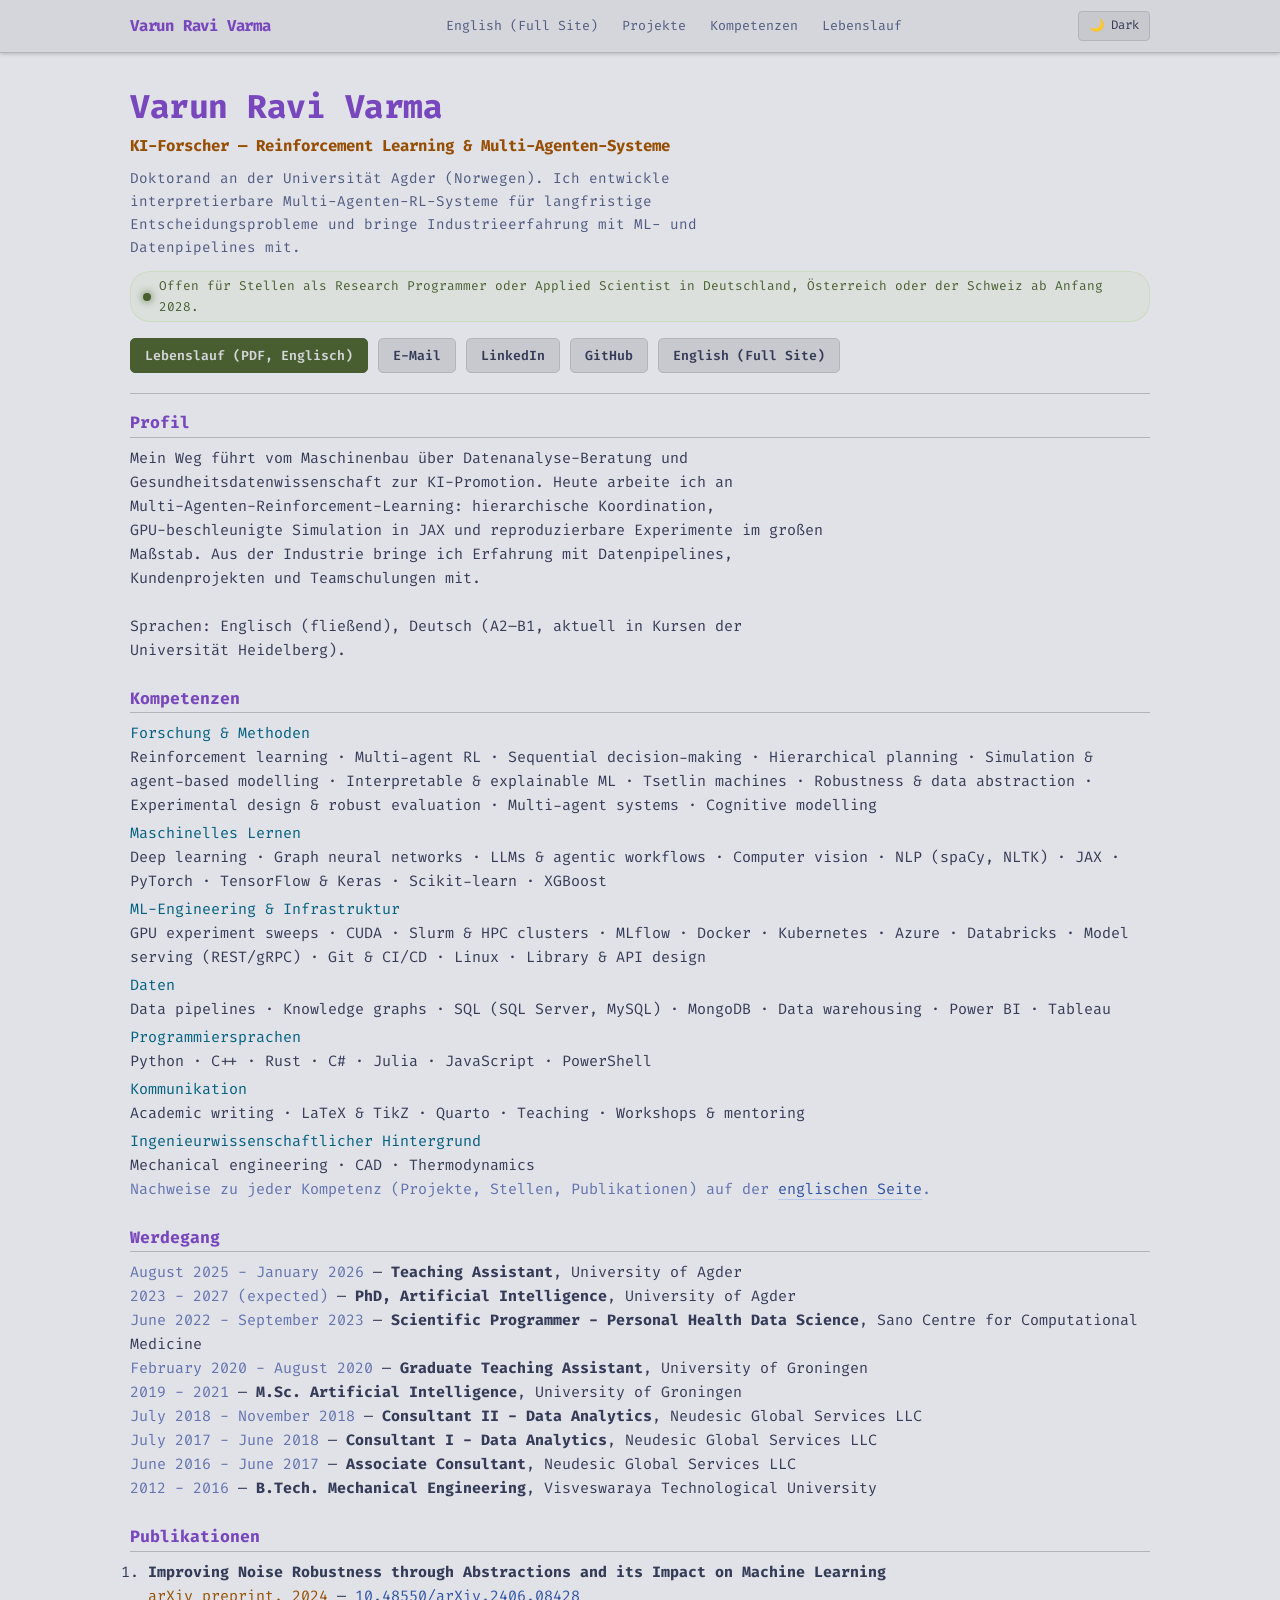
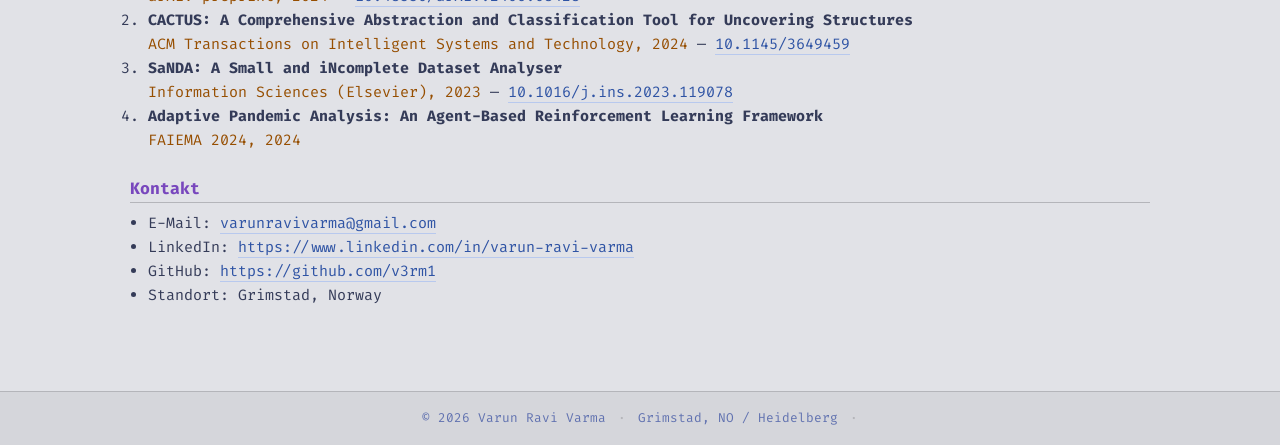
<file: de/index.html>
<!DOCTYPE html>
<!-- Generated by scripts/build-static.mjs from js/data.js. Do not edit. -->
<html lang="de">
<head>
  <meta charset="UTF-8">
  <meta name="viewport" content="width=device-width, initial-scale=1.0">
  <title>Varun Ravi Varma — KI-Forscher (Reinforcement Learning &amp; Multi-Agenten-Systeme)</title>
  <meta name="description" content="Doktorand an der Universität Agder (Norwegen). Ich entwickle interpretierbare Multi-Agenten-RL-Systeme für langfristige Entscheidungsprobleme und bringe Industrieerfahrung mit ML- und Datenpipelines mit.">
  <link rel="canonical" href="https://v3rm1.github.io/de/">
  <link rel="alternate" hreflang="en" href="https://v3rm1.github.io/">
  <link rel="alternate" hreflang="de" href="https://v3rm1.github.io/de/">
  <link rel="alternate" hreflang="x-default" href="https://v3rm1.github.io/">
  <link rel="icon" type="image/svg+xml" href="../images/favicon.svg">
  <meta name="theme-color" content="#16161e">
  <meta property="og:title" content="Varun Ravi Varma — KI-Forscher">
  <meta property="og:description" content="Doktorand an der Universität Agder (Norwegen). Ich entwickle interpretierbare Multi-Agenten-RL-Systeme für langfristige Entscheidungsprobleme und bringe Industrieerfahrung mit ML- und Datenpipelines mit.">
  <meta property="og:type" content="website">
  <meta property="og:url" content="https://v3rm1.github.io/de/">
  <meta property="og:locale" content="de_DE">
  <meta property="og:image" content="https://v3rm1.github.io/images/og-card.png">
  <meta property="og:image:width" content="1200">
  <meta property="og:image:height" content="630">
  <meta name="twitter:card" content="summary_large_image">
  <meta name="twitter:image" content="https://v3rm1.github.io/images/og-card.png">
  <link rel="preconnect" href="https://fonts.googleapis.com">
  <link rel="preconnect" href="https://fonts.gstatic.com" crossorigin>
  <link href="https://fonts.googleapis.com/css2?family=Fira+Code:wght@400;700&display=swap" rel="stylesheet">
  <link rel="stylesheet" href="../css/terminal.css">
  <script>
    (function () {
      var t = localStorage.getItem("theme");
      if (!t && window.matchMedia && window.matchMedia("(prefers-color-scheme: light)").matches) {
        t = "light";
      }
      if (t === "light") document.documentElement.setAttribute("data-theme", "light");
    })();
  </script>
</head>
<body>
  <div class="site-wrapper">
    <header class="site-header">
      <div class="header-inner">
        <a class="header-brand" href="../">Varun Ravi Varma</a>
        <nav class="header-nav" aria-label="Navigation">
          <a class="nav-link" href="../">English (Full Site)</a>
          <a class="nav-link" href="../#projects">Projekte</a>
          <a class="nav-link" href="../#skills">Kompetenzen</a>
          <a class="nav-link" href="../#cv">Lebenslauf</a>
        </nav>
        <div class="header-actions">
          <button type="button" id="theme-toggle" class="theme-toggle-btn" aria-label="Theme umschalten" title="Theme umschalten">🌙 Dark</button>
        </div>
      </div>
    </header>
    <main class="site-main">
      <div class="site-container">
        <header class="hero">
          <h1 class="hero-name">Varun Ravi Varma</h1>
          <p class="hero-headline">KI-Forscher — Reinforcement Learning &amp; Multi-Agenten-Systeme</p>
          <p class="hero-tagline">Doktorand an der Universität Agder (Norwegen). Ich entwickle interpretierbare Multi-Agenten-RL-Systeme für langfristige Entscheidungsprobleme und bringe Industrieerfahrung mit ML- und Datenpipelines mit.</p>
          <div class="hero-availability"><span class="status-pulse"></span><span>Offen für Stellen als Research Programmer oder Applied Scientist in Deutschland, Österreich oder der Schweiz ab Anfang 2028.</span></div>
          <div class="hero-cta">
            <a class="cta cta-primary" href="../files/cv/VarunRaviVarma_Industry_CV.pdf" download>Lebenslauf (PDF, Englisch)</a>
            <a class="cta cta-secondary" href="mailto:varunravivarma@gmail.com">E-Mail</a>
            <a class="cta cta-secondary" href="https://www.linkedin.com/in/varun-ravi-varma" target="_blank" rel="noopener">LinkedIn</a>
            <a class="cta cta-secondary" href="https://github.com/v3rm1" target="_blank" rel="noopener">GitHub</a>
            <a class="cta cta-secondary" href="../" hreflang="en" lang="en">English (Full Site)</a>
          </div>
        </header>
        <div id="static-content">
          <section id="profil">
            <h2>Profil</h2>
            <p class="pre">Mein Weg führt vom Maschinenbau über Datenanalyse-Beratung und
Gesundheitsdatenwissenschaft zur KI-Promotion. Heute arbeite ich an
Multi-Agenten-Reinforcement-Learning: hierarchische Koordination,
GPU-beschleunigte Simulation in JAX und reproduzierbare Experimente im großen
Maßstab. Aus der Industrie bringe ich Erfahrung mit Datenpipelines,
Kundenprojekten und Teamschulungen mit.

Sprachen: Englisch (fließend), Deutsch (A2–B1, aktuell in Kursen der
Universität Heidelberg).</p>
          </section>
          <section id="kompetenzen">
            <h2>Kompetenzen</h2>
            <dl>
        <dt>Forschung &amp; Methoden</dt><dd>Reinforcement learning · Multi-agent RL · Sequential decision-making · Hierarchical planning · Simulation &amp; agent-based modelling · Interpretable &amp; explainable ML · Tsetlin machines · Robustness &amp; data abstraction · Experimental design &amp; robust evaluation · Multi-agent systems · Cognitive modelling</dd>
        <dt>Maschinelles Lernen</dt><dd>Deep learning · Graph neural networks · LLMs &amp; agentic workflows · Computer vision · NLP (spaCy, NLTK) · JAX · PyTorch · TensorFlow &amp; Keras · Scikit-learn · XGBoost</dd>
        <dt>ML-Engineering &amp; Infrastruktur</dt><dd>GPU experiment sweeps · CUDA · Slurm &amp; HPC clusters · MLflow · Docker · Kubernetes · Azure · Databricks · Model serving (REST/gRPC) · Git &amp; CI/CD · Linux · Library &amp; API design</dd>
        <dt>Daten</dt><dd>Data pipelines · Knowledge graphs · SQL (SQL Server, MySQL) · MongoDB · Data warehousing · Power BI · Tableau</dd>
        <dt>Programmiersprachen</dt><dd>Python · C++ · Rust · C# · Julia · JavaScript · PowerShell</dd>
        <dt>Kommunikation</dt><dd>Academic writing · LaTeX &amp; TikZ · Quarto · Teaching · Workshops &amp; mentoring</dd>
        <dt>Ingenieurwissenschaftlicher Hintergrund</dt><dd>Mechanical engineering · CAD · Thermodynamics</dd>
            </dl>
            <p class="color-comment">Nachweise zu jeder Kompetenz (Projekte, Stellen, Publikationen) auf der <a class="ext-link" href="../#skills">englischen Seite</a>.</p>
          </section>
          <section id="werdegang">
            <h2>Werdegang</h2>
            <ul class="timeline">
        <li><span class="color-comment">August 2025 - January 2026</span> — <strong>Teaching Assistant</strong>, University of Agder</li>
        <li><span class="color-comment">2023 - 2027 (expected)</span> — <strong>PhD, Artificial Intelligence</strong>, University of Agder</li>
        <li><span class="color-comment">June 2022 - September 2023</span> — <strong>Scientific Programmer - Personal Health Data Science</strong>, Sano Centre for Computational Medicine</li>
        <li><span class="color-comment">February 2020 - August 2020</span> — <strong>Graduate Teaching Assistant</strong>, University of Groningen</li>
        <li><span class="color-comment">2019 - 2021</span> — <strong>M.Sc. Artificial Intelligence</strong>, University of Groningen</li>
        <li><span class="color-comment">July 2018 - November 2018</span> — <strong>Consultant II - Data Analytics</strong>, Neudesic Global Services LLC</li>
        <li><span class="color-comment">July 2017 - June 2018</span> — <strong>Consultant I - Data Analytics</strong>, Neudesic Global Services LLC</li>
        <li><span class="color-comment">June 2016 - June 2017</span> — <strong>Associate Consultant</strong>, Neudesic Global Services LLC</li>
        <li><span class="color-comment">2012 - 2016</span> — <strong>B.Tech. Mechanical Engineering</strong>, Visveswaraya Technological University</li>
            </ul>
          </section>
          <section id="publikationen">
            <h2>Publikationen</h2>
            <ol>
        <li><strong>Improving Noise Robustness through Abstractions and its Impact on Machine Learning</strong><br><span class="color-orange">arXiv preprint, 2024</span> — <a class="ext-link" href="https://doi.org/10.48550/arXiv.2406.08428" target="_blank" rel="noopener">10.48550/arXiv.2406.08428</a></li>
        <li><strong>CACTUS: A Comprehensive Abstraction and Classification Tool for Uncovering Structures</strong><br><span class="color-orange">ACM Transactions on Intelligent Systems and Technology, 2024</span> — <a class="ext-link" href="https://doi.org/10.1145/3649459" target="_blank" rel="noopener">10.1145/3649459</a></li>
        <li><strong>SaNDA: A Small and iNcomplete Dataset Analyser</strong><br><span class="color-orange">Information Sciences (Elsevier), 2023</span> — <a class="ext-link" href="https://doi.org/10.1016/j.ins.2023.119078" target="_blank" rel="noopener">10.1016/j.ins.2023.119078</a></li>
        <li><strong>Adaptive Pandemic Analysis: An Agent-Based Reinforcement Learning Framework</strong><br><span class="color-orange">FAIEMA 2024, 2024</span></li>
            </ol>
          </section>
          <section id="kontakt">
            <h2>Kontakt</h2>
            <ul>
              <li>E-Mail: <a class="ext-link" href="mailto:varunravivarma@gmail.com">varunravivarma@gmail.com</a></li>
              <li>LinkedIn: <a class="ext-link" href="https://www.linkedin.com/in/varun-ravi-varma" target="_blank" rel="noopener">https://www.linkedin.com/in/varun-ravi-varma</a></li>
              <li>GitHub: <a class="ext-link" href="https://github.com/v3rm1" target="_blank" rel="noopener">https://github.com/v3rm1</a></li>
              <li>Standort: Grimstad, Norway</li>
            </ul>
          </section>
        </div>
      </div>
    </main>
    <footer class="site-footer">
      <div class="site-container footer-inner">
        <span>© 2026 Varun Ravi Varma</span>
        <span class="footer-dot">·</span>
        <span>Grimstad, NO / Heidelberg</span>
        <span class="footer-dot">·</span>
        <span id="status-path" hidden>~/de</span>
      </div>
    </footer>
  </div>
  <script src="../js/track.js"></script>
</body>
</html>
</file>
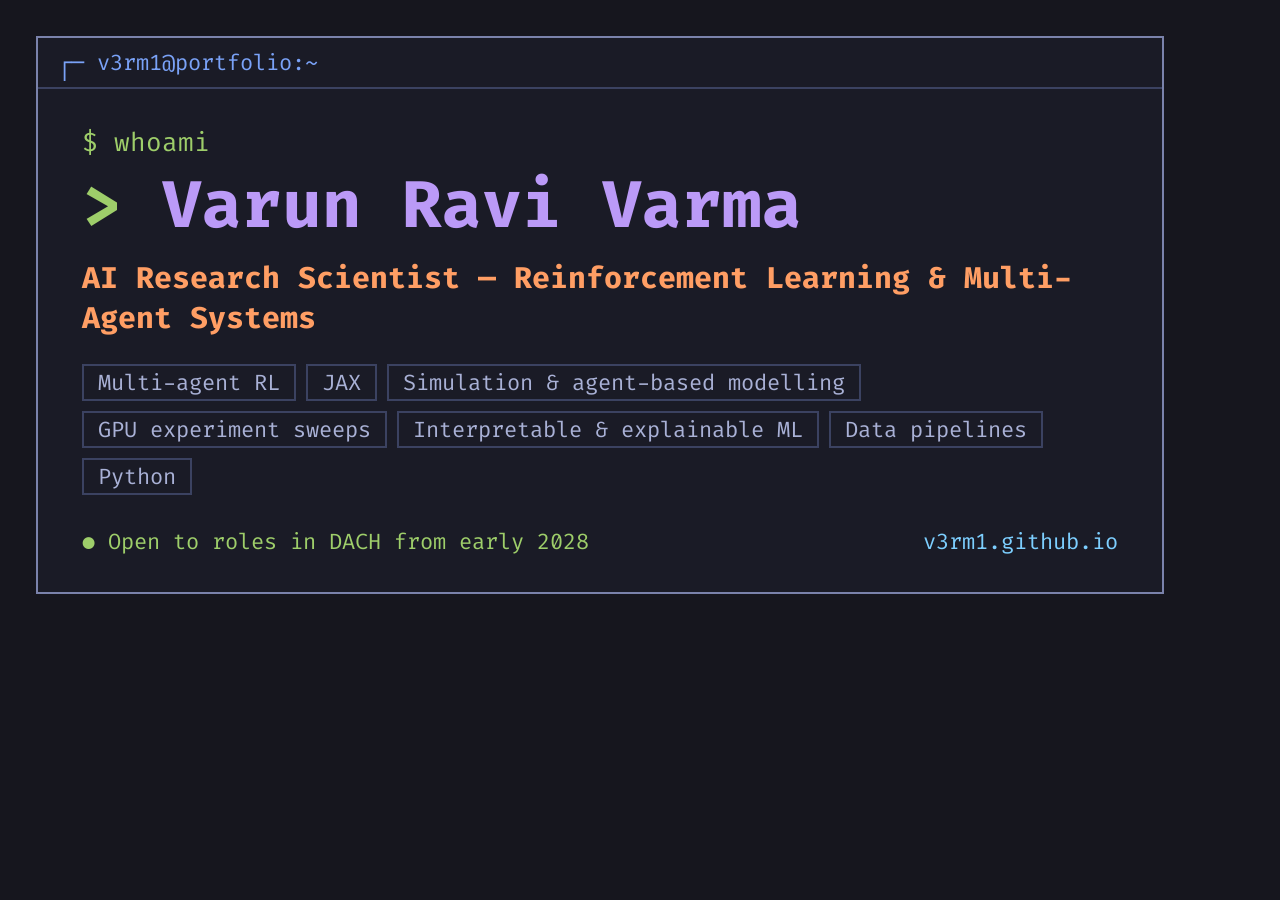
<file: scripts/og-card.html>
<!DOCTYPE html>
<!-- Social preview card (1200x630), rendered to images/og-card.png by
     scripts/make-og.sh. Content comes from js/data.js. -->
<html lang="en">
<head>
<meta charset="UTF-8">
<link href="https://fonts.googleapis.com/css2?family=Fira+Code:wght@400;700&display=swap" rel="stylesheet">
<style>
  * { margin: 0; padding: 0; box-sizing: border-box; }
  html, body { width: 1200px; height: 630px; overflow: hidden; }
  body {
    background: #16161e;
    font-family: 'Fira Code', monospace;
    color: #c0caf5;
    padding: 36px;
  }
  .frame {
    height: 100%;
    border: 2px solid #7a82ab;
    background: #1a1b26;
    display: flex;
    flex-direction: column;
  }
  .bar {
    padding: 10px 20px;
    border-bottom: 2px solid #3b4261;
    color: #7aa2f7;
    font-size: 22px;
  }
  .body { flex: 1; padding: 36px 44px; display: flex; flex-direction: column; }
  .prompt { color: #9ece6a; font-size: 26px; }
  h1 { font-size: 66px; color: #bb9af7; margin-top: 10px; line-height: 1.1; }
  h1::before { content: '> '; color: #9ece6a; }
  .headline { font-size: 30px; color: #ff9e64; font-weight: 700; margin-top: 16px; }
  .tags { display: flex; flex-wrap: wrap; gap: 10px; margin-top: 26px; }
  .tag { border: 2px solid #3b4261; padding: 2px 14px; font-size: 22px; color: #a9b1d6; }
  .footer { margin-top: auto; display: flex; justify-content: space-between; font-size: 22px; }
  .avail { color: #9ece6a; }
  .url { color: #7dcfff; }
</style>
</head>
<body>
  <div class="frame">
    <div class="bar">┌─ v3rm1@portfolio:~</div>
    <div class="body">
      <div class="prompt">$ whoami</div>
      <h1 id="name"></h1>
      <div class="headline" id="headline"></div>
      <div class="tags" id="tags"></div>
      <div class="footer">
        <span class="avail">● Open to roles in DACH from early 2028</span>
        <span class="url">v3rm1.github.io</span>
      </div>
    </div>
  </div>
  <script src="../js/data.js"></script>
  <script>
    const p = DATA.profile;
    document.getElementById("name").textContent = p.name;
    document.getElementById("headline").textContent = p.headline;
    for (const s of p.topSkills) {
      const t = document.createElement("span");
      t.className = "tag";
      t.textContent = s;
      document.getElementById("tags").appendChild(t);
    }
  </script>
</body>
</html>
</file>
<file: css/terminal.css>
/* Tokyo Night (Night / Dark) default palette */
:root {
  --bg: #1a1b26;
  --bg-dark: #16161e;
  --bg-highlight: #292e42;
  --gutter: #3b4261;
  /* Lifted from Tokyo Night's #737aa2 to reach 4.5:1 contrast on --bg. */
  --comment: #7a82ab;
  --fg: #c0caf5;
  --fg-dark: #a9b1d6;
  --green: #9ece6a;
  --magenta: #bb9af7;
  --blue: #7aa2f7;
  --orange: #ff9e64;
  --red: #f7768e;
  --cyan: #7dcfff;
  --purple: #9d7cd8;
  --theme-toggle-bg: #24283b;
  --card-shadow: 0 8px 24px rgba(0, 0, 0, 0.35);
}

/* Tokyo Night (Day / Light) palette */
[data-theme="light"] {
  --bg: #e1e2e7;
  --bg-dark: #d5d6db;
  --bg-highlight: #c8c9ce;
  --gutter: #b4b5ba;
  --comment: #6172b0;
  --fg: #343b58;
  --fg-dark: #4f5b82;
  --green: #485e30;
  --magenta: #7847bd;
  --blue: #2e53a4;
  --orange: #964e00;
  --red: #c62354;
  --cyan: #006080;
  --purple: #7847bd;
  --theme-toggle-bg: #e1e2e7;
  --card-shadow: 0 4px 16px rgba(0, 0, 0, 0.08);
}

* {
  margin: 0;
  padding: 0;
  box-sizing: border-box;
}

html, body {
  min-height: 100%;
  background: var(--bg);
  font-family: 'Fira Code', 'JetBrains Mono', 'Cascadia Code', 'Consolas', monospace;
  color: var(--fg);
  overflow-x: hidden;
  overflow-y: auto;
  font-size: 15px;
  line-height: 1.6;
}

/* ── Modern Clean Website Layout ───────────────────── */
.site-wrapper {
  display: flex;
  flex-direction: column;
  min-height: 100vh;
  background: var(--bg);
}

.site-header {
  position: sticky;
  top: 0;
  z-index: 1000;
  background: var(--bg-dark);
  border-bottom: 1px solid var(--gutter);
  box-shadow: 0 1px 4px rgba(0, 0, 0, 0.2);
}

.header-inner {
  max-width: 1060px;
  margin: 0 auto;
  padding: 0 20px;
  min-height: 52px;
  display: flex;
  align-items: center;
  justify-content: space-between;
  gap: 16px;
}

.header-brand {
  font-size: 1.05rem;
  font-weight: 700;
  color: var(--magenta);
  text-decoration: none;
  white-space: nowrap;
  letter-spacing: -0.2px;
  transition: color 0.15s ease;
}

.header-brand:hover {
  color: var(--cyan);
}

.header-nav {
  display: flex;
  align-items: center;
  gap: 4px;
  flex-wrap: wrap;
}

.sidebar-item, .header-nav .nav-link {
  display: inline-flex;
  align-items: center;
  background: none;
  border: none;
  border-radius: 4px;
  font: inherit;
  font-size: 0.88rem;
  color: var(--fg-dark);
  padding: 6px 10px;
  cursor: pointer;
  white-space: nowrap;
  text-decoration: none;
  transition: all 0.15s ease;
}

.sidebar-item:hover, .header-nav .nav-link:hover {
  background: var(--bg-highlight);
  color: var(--cyan);
}

.sidebar-item.active {
  background: var(--bg-highlight);
  color: var(--magenta);
  font-weight: 700;
}

.header-actions {
  display: flex;
  align-items: center;
  gap: 8px;
}

.theme-toggle-btn {
  background: var(--bg-highlight);
  border: 1px solid var(--gutter);
  color: var(--fg);
  font: inherit;
  font-size: 0.82rem;
  padding: 4px 10px;
  border-radius: 4px;
  cursor: pointer;
  display: inline-flex;
  align-items: center;
  gap: 4px;
  transition: all 0.15s ease;
}

.theme-toggle-btn:hover {
  border-color: var(--cyan);
  color: var(--cyan);
  background: var(--bg);
}

/* ── Main Site Container ──────────────────────────── */
.site-main {
  flex: 1;
  padding: 32px 0 60px;
}

.site-container {
  max-width: 1060px;
  margin: 0 auto;
  padding: 0 20px;
}

/* ── Site Footer ──────────────────────────────────── */
.site-footer {
  background: var(--bg-dark);
  border-top: 1px solid var(--gutter);
  padding: 16px 0;
  font-size: 0.85rem;
  color: var(--comment);
}

.footer-inner {
  display: flex;
  align-items: center;
  justify-content: center;
  gap: 12px;
  flex-wrap: wrap;
}

.footer-dot {
  color: var(--gutter);
}

/* ── Output ───────────────────────────────────────── */
#output {
  white-space: pre-wrap;
  word-wrap: break-word;
}

.output-line {
  margin-bottom: 2px;
}

.output-block {
  margin-bottom: 14px;
}

.row {
  display: grid;
  grid-template-columns: max-content 1fr;
  gap: 0 2ch;
  padding-left: 2ch;
}

.row .clickable {
  justify-self: start;
}

/* ── Color utility classes ────────────────────────── */
.color-green { color: var(--green); }
.color-purple { color: var(--magenta); }
.color-cyan { color: var(--cyan); }
.color-orange { color: var(--orange); }
.color-red { color: var(--red); }
.color-comment { color: var(--comment); }
.color-pink { color: var(--purple); }
.color-fg { color: var(--fg); }
.color-blue { color: var(--blue); }
.bold { font-weight: 700; }

/* ── Clickable inline commands ────────────────────── */
.clickable {
  padding: 0;
  background: none;
  border: none;
  border-bottom: 1px dashed var(--cyan);
  font: inherit;
  color: var(--cyan);
  cursor: pointer;
  text-align: left;
  transition: color 0.15s;
}

@media (hover: hover) {
  .clickable:hover {
    color: var(--fg);
    border-color: var(--fg);
  }
}

/* ── External links ───────────────────────────────── */
a.ext-link {
  color: var(--blue);
  text-decoration: none;
  border-bottom: 1px solid rgba(122, 162, 247, 0.4);
  transition: all 0.15s;
}

@media (hover: hover) {
  a.ext-link:hover {
    color: var(--cyan);
    border-bottom-color: var(--cyan);
  }
}

.separator {
  color: var(--gutter);
  margin: 8px 0;
}

/* ── Hero ─────────────────────────────────────────── */
.hero {
  padding: 4px 0 20px;
  margin-bottom: 16px;
  border-bottom: 1px solid var(--gutter);
}

.hero-name {
  font-size: 2.2rem;
  line-height: 1.15;
  color: var(--magenta);
  font-weight: 700;
  letter-spacing: -0.5px;
}

.hero-headline {
  margin-top: 6px;
  color: var(--orange);
  font-weight: 700;
  font-size: 1.05rem;
}

.hero-tagline {
  margin-top: 10px;
  max-width: 74ch;
  color: var(--fg-dark);
  font-size: 0.95rem;
  line-height: 1.6;
}

.hero-availability {
  display: inline-flex;
  align-items: center;
  gap: 8px;
  margin-top: 12px;
  padding: 4px 12px;
  background: rgba(158, 206, 106, 0.08);
  border: 1px solid rgba(158, 206, 106, 0.25);
  border-radius: 20px;
  color: var(--green);
  font-size: 0.85rem;
}

.status-pulse {
  width: 8px;
  height: 8px;
  border-radius: 50%;
  background: var(--green);
  box-shadow: 0 0 8px var(--green);
  animation: pulse 2s infinite ease-in-out;
  display: inline-block;
  flex-shrink: 0;
}

@keyframes pulse {
  0%, 100% { opacity: 1; transform: scale(1); }
  50% { opacity: 0.35; transform: scale(0.75); }
}

.hero-cta {
  display: flex;
  flex-wrap: wrap;
  gap: 10px;
  margin-top: 16px;
}

.cta {
  display: inline-flex;
  align-items: center;
  padding: 6px 14px;
  border-radius: 5px;
  font-size: 0.88rem;
  font-weight: 600;
  text-decoration: none;
  transition: all 0.15s ease;
  cursor: pointer;
}

.cta-primary {
  background: var(--green);
  color: var(--bg-dark);
  border: 1px solid var(--green);
}

.cta-primary:hover,
.cta-primary:focus-visible {
  background: #b4f982;
  border-color: #b4f982;
  box-shadow: 0 4px 12px rgba(158, 206, 106, 0.35);
  transform: translateY(-1px);
}

.cta-secondary, .cta:not(.cta-primary) {
  background: var(--bg-highlight);
  color: var(--fg);
  border: 1px solid var(--gutter);
}

.cta-secondary:hover, .cta:not(.cta-primary):hover,
.cta-secondary:focus-visible, .cta:not(.cta-primary):focus-visible {
  border-color: var(--cyan);
  color: var(--cyan);
  transform: translateY(-1px);
}

/* ── Skill tags (hero and static content) ──────────── */
.tags {
  display: flex;
  flex-wrap: wrap;
  gap: 6px;
  margin-top: 8px;
}

.tag {
  display: inline-flex;
  align-items: center;
  padding: 2px 9px;
  border: 1px solid var(--gutter);
  border-radius: 4px;
  background: var(--bg-dark);
  color: var(--fg-dark);
  font-size: 0.85rem;
  text-decoration: none;
  white-space: nowrap;
  transition: all 0.15s ease;
}

.tag:hover,
.tag:focus-visible {
  border-color: var(--cyan);
  color: var(--cyan);
  transform: translateY(-1px);
}

.hero-skills {
  margin-top: 14px;
}

/* ── Persistent Subpane Header ────────────────────── */
.subpane-header {
  display: flex;
  justify-content: space-between;
  align-items: center;
  padding: 10px 14px;
  margin-bottom: 16px;
  background: var(--bg-dark);
  border: 1px solid var(--gutter);
  border-radius: 6px;
  flex-wrap: wrap;
  gap: 10px;
}

.subpane-identity {
  display: flex;
  align-items: baseline;
  gap: 8px;
  flex-wrap: wrap;
}

.subpane-name {
  color: var(--magenta);
  font-weight: 700;
  font-size: 1rem;
}

.subpane-role {
  color: var(--comment);
  font-size: 0.85rem;
}

.subpane-actions {
  display: flex;
  align-items: center;
  gap: 6px;
}

.cta-compact {
  padding: 3px 10px;
  font-size: 0.82rem;
  border-radius: 4px;
}

.cta-home {
  background: var(--bg-highlight);
  border: 1px solid var(--gutter);
  color: var(--cyan);
  cursor: pointer;
  font: inherit;
  transition: all 0.15s;
}

.cta-home:hover {
  border-color: var(--cyan);
  background: var(--bg);
}

/* ── View Transitions ─────────────────────────────── */
#output {
  animation: viewFadeIn 0.2s cubic-bezier(0.16, 1, 0.3, 1);
}

@keyframes viewFadeIn {
  from { opacity: 0; transform: translateY(3px); }
  to { opacity: 1; transform: translateY(0); }
}

/* ── Home Executive Spotlight ─────────────────────── */
.home-spotlight {
  margin-top: 4px;
  margin-bottom: 20px;
}

.spotlight-header {
  margin-bottom: 14px;
}

.spotlight-title {
  color: var(--magenta);
  font-weight: 700;
  font-size: 0.95rem;
  letter-spacing: 0.8px;
}

.spotlight-subtitle {
  color: var(--comment);
  font-size: 0.82rem;
  margin-top: 2px;
}

.spotlight-grid {
  display: grid;
  grid-template-columns: repeat(auto-fit, minmax(280px, 1fr));
  gap: 14px;
  margin-bottom: 14px;
}

.spotlight-card {
  position: relative;
  background: var(--bg-dark);
  border: 1px solid var(--gutter);
  border-radius: 6px;
  padding: 16px 18px;
  display: flex;
  flex-direction: column;
  transition: all 0.2s ease;
  overflow: hidden;
}

.spotlight-card::before {
  content: "";
  position: absolute;
  top: 0;
  left: 0;
  right: 0;
  height: 3px;
}

.spotlight-card.card-research::before { background: var(--cyan); }
.spotlight-card.card-sim::before { background: var(--orange); }
.spotlight-card.card-systems::before { background: var(--green); }

.spotlight-card:hover {
  border-color: var(--blue);
  transform: translateY(-2px);
  box-shadow: 0 8px 24px rgba(0, 0, 0, 0.35);
}

.card-badge {
  align-self: flex-start;
  font-size: 0.72rem;
  font-weight: 700;
  letter-spacing: 0.8px;
  padding: 2px 7px;
  border-radius: 3px;
  margin-bottom: 10px;
}

.badge-research { background: rgba(125, 207, 255, 0.12); color: var(--cyan); }
.badge-sim { background: rgba(255, 158, 100, 0.12); color: var(--orange); }
.badge-systems { background: rgba(158, 206, 106, 0.12); color: var(--green); }

.card-title {
  font-size: 1rem;
  font-weight: 700;
  color: var(--fg);
  margin-bottom: 8px;
}

.card-body {
  color: var(--fg-dark);
  font-size: 0.86rem;
  line-height: 1.5;
  flex: 1;
  margin-bottom: 12px;
}

.card-link {
  font-size: 0.86rem;
}

/* ── Metrics Dashboard Visualisation ──────────────── */
.metrics-dashboard {
  display: grid;
  grid-template-columns: repeat(auto-fit, minmax(180px, 1fr));
  gap: 10px;
  margin-top: 14px;
}

.metric-card {
  background: var(--bg-dark);
  border: 1px solid var(--gutter);
  border-radius: 6px;
  padding: 12px 14px;
  text-align: center;
  transition: all 0.2s ease;
}

.metric-card:hover {
  border-color: var(--magenta);
  background: var(--bg-highlight);
  transform: translateY(-1px);
}

.metric-num {
  font-size: 1.15rem;
  font-weight: 700;
  color: var(--cyan);
  font-family: inherit;
  letter-spacing: -0.3px;
}

.metric-label {
  font-size: 0.76rem;
  color: var(--comment);
  margin-top: 4px;
  line-height: 1.3;
}

/* ── Capability Bars Visualisation ────────────────── */
.skills-viz-box {
  background: var(--bg-dark);
  border: 1px solid var(--gutter);
  border-radius: 6px;
  padding: 14px 16px;
  margin-bottom: 14px;
}

.viz-header {
  display: flex;
  justify-content: space-between;
  align-items: baseline;
  flex-wrap: wrap;
  gap: 8px;
  margin-bottom: 12px;
  font-size: 0.82rem;
}

.viz-title {
  color: var(--magenta);
  font-weight: 700;
  letter-spacing: 0.8px;
  font-size: 0.85rem;
}

.viz-bars {
  display: flex;
  flex-direction: column;
  gap: 9px;
}

.viz-bar-row {
  display: grid;
  grid-template-columns: 210px 1fr;
  align-items: center;
  gap: 12px;
}

.viz-bar-label {
  font-size: 0.84rem;
  color: var(--fg);
  white-space: nowrap;
}

.viz-bar-track {
  height: 6px;
  background: var(--bg-highlight);
  border-radius: 3px;
  overflow: hidden;
  position: relative;
}

.viz-bar-fill {
  height: 100%;
  border-radius: 3px;
  transition: width 0.6s cubic-bezier(0.16, 1, 0.3, 1);
}

.skill-group-card {
  background: var(--bg-dark);
  border: 1px solid var(--gutter);
  border-radius: 6px;
  padding: 12px 14px;
  margin-bottom: 12px;
}

.skill-group-title {
  color: var(--orange);
  font-weight: 700;
  font-size: 0.92rem;
  display: flex;
  justify-content: space-between;
  align-items: center;
}

.skill-group-count {
  font-size: 0.75rem;
  color: var(--comment);
  font-weight: 400;
}

/* ── Project Detail Hero Card ─────────────────────── */
.project-detail-hero {
  background: var(--bg-dark);
  border: 1px solid var(--gutter);
  border-radius: 6px;
  padding: 18px 20px;
  margin-bottom: 16px;
}

.project-detail-header {
  margin-bottom: 12px;
}

.project-detail-badges {
  display: flex;
  align-items: center;
  gap: 8px;
  margin-bottom: 8px;
}

.project-detail-title {
  color: var(--fg);
  font-size: 1.25rem;
  font-weight: 700;
  margin: 0;
  letter-spacing: -0.3px;
}

.project-detail-body {
  color: var(--fg-dark);
  font-size: 0.92rem;
  line-height: 1.6;
  white-space: pre-wrap;
  margin-bottom: 16px;
}

.project-detail-meta {
  border-top: 1px solid var(--gutter);
  padding-top: 12px;
  display: flex;
  align-items: baseline;
  gap: 8px;
  flex-wrap: wrap;
}

.detail-meta-label {
  color: var(--comment);
  font-size: 0.85rem;
}

.project-detail-actions {
  margin-top: 14px;
  padding-top: 10px;
  border-top: 1px dashed var(--gutter);
}

/* ── Publications Cards ───────────────────────────── */
.pub-grid {
  display: flex;
  flex-direction: column;
  gap: 10px;
}

.pub-card {
  background: var(--bg-dark);
  border: 1px solid var(--gutter);
  border-radius: 6px;
  padding: 10px 14px;
  transition: all 0.2s ease;
}

.pub-card:hover {
  border-color: var(--cyan);
}

.pub-header {
  display: flex;
  justify-content: space-between;
  align-items: flex-start;
  gap: 8px;
  margin-bottom: 4px;
}

.pub-title-wrap {
  display: flex;
  align-items: baseline;
  gap: 8px;
  flex: 1;
}

.pub-index {
  color: var(--cyan);
  font-weight: 700;
  font-size: 0.82rem;
}

.pub-title {
  color: var(--fg);
  font-weight: 700;
  font-size: 0.95rem;
  line-height: 1.35;
}

.pub-meta {
  display: flex;
  gap: 8px;
  align-items: center;
  flex-wrap: wrap;
  font-size: 0.8rem;
  margin-bottom: 6px;
}

.pub-venue {
  color: var(--orange);
}

.pub-doi {
  color: var(--blue);
}

.pub-desc {
  color: var(--fg-dark);
  font-size: 0.85rem;
  line-height: 1.45;
  margin-bottom: 6px;
}

.pub-footer {
  display: flex;
  align-items: center;
  justify-content: space-between;
}

/* ── Projects Navigation & Cards ──────────────────── */
.projects-filter-bar {
  display: flex;
  flex-wrap: wrap;
  gap: 8px;
  align-items: center;
  margin-bottom: 12px;
  padding-bottom: 8px;
  border-bottom: 1px solid var(--gutter);
}

.filter-btn {
  background: var(--bg-dark);
  border: 1px solid var(--gutter);
  color: var(--comment);
  font: inherit;
  font-size: 0.82rem;
  padding: 3px 8px;
  border-radius: 4px;
  cursor: pointer;
  transition: all 0.15s;
}

.filter-btn:hover {
  color: var(--fg);
  border-color: var(--cyan);
}

.filter-btn.active {
  background: var(--bg-highlight);
  color: var(--magenta);
  border-color: var(--magenta);
  font-weight: 700;
}

.project-card {
  background: var(--bg-dark);
  border: 1px solid var(--gutter);
  border-radius: 6px;
  padding: 11px 14px;
  margin-bottom: 9px;
  transition: all 0.2s ease;
}

.project-card:hover {
  border-color: var(--cyan);
  transform: translateY(-1px);
}

.project-card-header {
  display: flex;
  justify-content: space-between;
  align-items: baseline;
  flex-wrap: wrap;
  gap: 8px;
  margin-bottom: 4px;
}

.project-card-title {
  font-weight: 700;
  font-size: 0.96rem;
  color: var(--cyan);
}

.project-card-status {
  font-size: 0.76rem;
  color: var(--orange);
  background: rgba(255, 158, 100, 0.1);
  padding: 1px 6px;
  border-radius: 3px;
}

.project-card-desc {
  font-size: 0.86rem;
  color: var(--fg-dark);
  line-height: 1.45;
  margin-bottom: 8px;
}

.project-card-footer {
  display: flex;
  justify-content: space-between;
  align-items: center;
  flex-wrap: wrap;
  gap: 8px;
}

.project-pager {
  display: flex;
  justify-content: space-between;
  align-items: center;
  margin-top: 14px;
  padding-top: 10px;
  border-top: 1px solid var(--gutter);
  flex-wrap: wrap;
  gap: 10px;
}

/* ── Connected Vertical Timeline ──────────────────── */
.timeline-rail {
  margin: 10px 0;
  display: flex;
  flex-direction: column;
}

.timeline-step {
  display: grid;
  grid-template-columns: 22px 1fr;
  position: relative;
}

.timeline-line {
  display: flex;
  flex-direction: column;
  align-items: center;
}

.timeline-glyph {
  color: var(--cyan);
  font-size: 0.95rem;
  line-height: 1.2;
}

.timeline-connector {
  flex: 1;
  width: 1px;
  background: var(--gutter);
  margin: 2px 0;
}

.timeline-content {
  padding-bottom: 10px;
  padding-left: 6px;
}

.timeline-header {
  display: flex;
  justify-content: space-between;
  align-items: baseline;
  flex-wrap: wrap;
  gap: 8px;
}

.timeline-role {
  font-weight: 700;
  color: var(--fg);
  font-size: 0.92rem;
}

.timeline-org {
  color: var(--blue);
  font-size: 0.85rem;
  margin-top: 1px;
}

.timeline-date {
  color: var(--comment);
  font-size: 0.78rem;
}

/* ── BibTeX Drawer & Copy Buttons ─────────────────── */
.bibtex-toggle-btn {
  background: var(--bg-dark);
  border: 1px solid var(--gutter);
  color: var(--cyan);
  font: inherit;
  font-size: 0.8rem;
  padding: 2px 7px;
  border-radius: 3px;
  cursor: pointer;
  margin-left: 8px;
  transition: all 0.15s;
}

.bibtex-toggle-btn:hover {
  border-color: var(--magenta);
  color: var(--magenta);
}

.bibtex-drawer {
  margin-top: 8px;
  background: var(--bg-dark);
  border: 1px solid var(--gutter);
  border-radius: 4px;
  padding: 10px 12px;
}

.bibtex-code {
  font-family: inherit;
  font-size: 0.78rem;
  color: var(--fg-dark);
  white-space: pre-wrap;
  word-break: break-word;
  line-height: 1.4;
}

.copy-btn {
  background: var(--bg-highlight);
  border: 1px solid var(--comment);
  color: var(--fg);
  font: inherit;
  font-size: 0.76rem;
  padding: 2px 8px;
  border-radius: 3px;
  cursor: pointer;
  float: right;
  margin-bottom: 6px;
  transition: all 0.15s;
}

.copy-btn:hover {
  background: var(--cyan);
  color: var(--bg);
}

.copy-inline-btn {
  background: var(--bg-dark);
  border: 1px solid var(--gutter);
  color: var(--cyan);
  font: inherit;
  font-size: 0.78rem;
  padding: 2px 7px;
  border-radius: 3px;
  cursor: pointer;
  margin-left: 6px;
  transition: all 0.15s;
}

.copy-inline-btn:hover {
  border-color: var(--cyan);
  background: var(--bg-highlight);
}

/* ── Skills Live Filter ───────────────────────────── */
.skills-filter-wrap {
  display: flex;
  align-items: center;
  gap: 8px;
  margin-bottom: 14px;
  padding: 8px 12px;
  background: var(--bg-dark);
  border: 1px solid var(--gutter);
  border-radius: 6px;
}

.tui-input {
  flex: 1;
  background: transparent;
  border: none;
  font: inherit;
  color: var(--fg);
  font-size: 0.9rem;
  outline: none;
}

.tui-input::placeholder {
  color: var(--comment);
}

.skill-pill {
  display: inline-flex;
  align-items: center;
  background: var(--bg-dark);
  border: 1px solid var(--gutter);
  border-radius: 4px;
  padding: 2px 8px;
  margin: 3px 4px 3px 0;
  font-size: 0.85rem;
}

.skill-pill.top-skill {
  border-color: var(--purple);
}

.skill-count {
  font-size: 0.75rem;
  color: var(--comment);
  margin-left: 4px;
}

/* ── Breadcrumb Button in Status Bar ──────────────── */
.breadcrumb-btn {
  background: none;
  border: none;
  color: var(--cyan);
  font: inherit;
  cursor: pointer;
  padding: 0;
  text-decoration: underline;
  text-decoration-style: dotted;
}

.breadcrumb-btn:hover {
  color: var(--fg);
}

/* ── Static content (no-JS fallback, read by crawlers) ── */
html.js #static-content {
  display: none;
}

#static-content section {
  margin-bottom: 24px;
}

#static-content h2 {
  color: var(--magenta);
  font-size: 1.1rem;
  border-bottom: 1px solid var(--gutter);
  margin-bottom: 8px;
}

#static-content h3 {
  color: var(--orange);
  font-size: 1rem;
  margin-top: 12px;
}

#static-content h4 {
  color: var(--cyan);
  font-size: 1rem;
  margin-top: 8px;
}

#static-content ul,
#static-content ol {
  padding-left: 2ch;
}

#static-content dt {
  color: var(--cyan);
  margin-top: 4px;
}

#static-content .pre {
  white-space: pre-wrap;
}

#static-content article {
  margin-bottom: 12px;
}

#static-content .skill-matrix dd {
  margin-left: 2ch;
  font-size: 0.9em;
}

#static-content .timeline {
  list-style: none;
  padding-left: 0;
}

/* ── Responsive: narrow screens ───────────────────── */
@media (max-width: 768px) {
  .header-inner {
    padding: 10px 16px;
    flex-direction: column;
    align-items: flex-start;
    gap: 8px;
  }

  .header-nav {
    width: 100%;
    overflow-x: auto;
    flex-wrap: nowrap;
    padding-bottom: 4px;
    scrollbar-width: none;
  }

  .header-nav::-webkit-scrollbar {
    display: none;
  }

  .header-actions {
    position: absolute;
    right: 16px;
    top: 10px;
  }

  .site-main {
    padding: 20px 0 40px;
  }

  .site-container {
    padding: 0 16px;
  }

  body {
    font-size: 14px;
  }

  .subpane-header {
    flex-direction: column;
    align-items: flex-start;
  }
}

/* ── Touch screens: finger-sized targets ──────────── */
@media (pointer: coarse) {
  .sidebar-item {
    min-height: 44px;
  }

  #output {
    line-height: 2;
  }

  .clickable {
    padding: 6px 0;
  }
}
</file>
